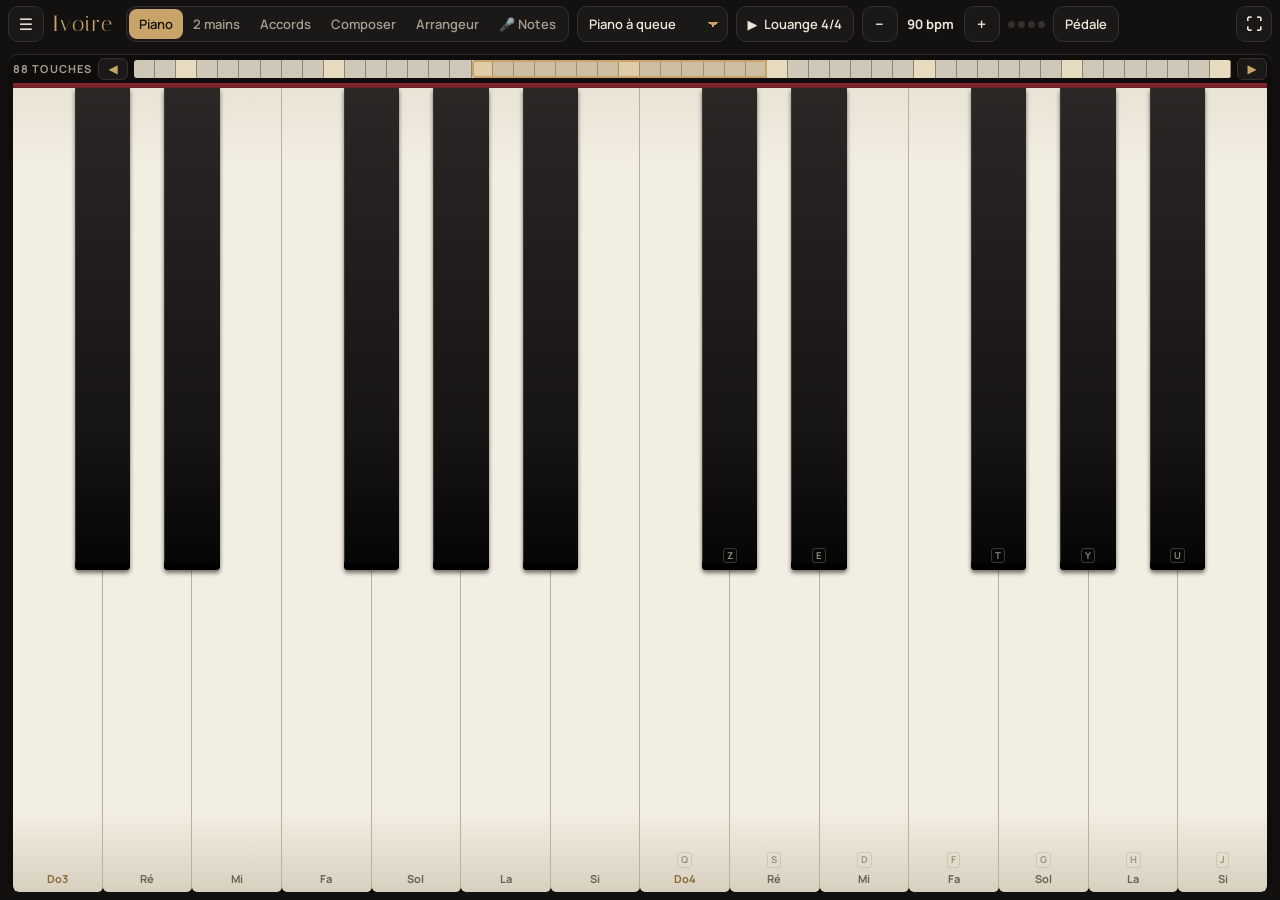
<file: index.html>
<!doctype html>
<html lang="fr">
<head>
<meta charset="utf-8">
<meta name="viewport" content="width=device-width, initial-scale=1, maximum-scale=1, user-scalable=no, viewport-fit=cover">
<meta name="theme-color" content="#0E0D0C">
<meta name="description" content="Piano numérique pour apprendre et accompagner : deux mains, 88 touches, rythmes, accords et tonalités.">
<meta name="apple-mobile-web-app-capable" content="yes">
<meta name="mobile-web-app-capable" content="yes">
<meta name="apple-mobile-web-app-status-bar-style" content="black">
<meta name="apple-mobile-web-app-title" content="Piano Ivoire">
<link rel="manifest" href="manifest.webmanifest">
<link rel="icon" type="image/png" href="icones/icone-192.png">
<link rel="apple-touch-icon" href="icones/icone-180.png">
<title>Piano Ivoire</title>
<style>
/* latin */
@font-face {
  font-family: 'Italiana';
  font-style: normal;
  font-weight: 400;
  font-display: swap;
  src: url([data-uri]) format('woff2');
  unicode-range: U+0000-00FF, U+0131, U+0152-0153, U+02BB-02BC, U+02C6, U+02DA, U+02DC, U+0304, U+0308, U+0329, U+2000-206F, U+20AC, U+2122, U+2191, U+2193, U+2212, U+2215, U+FEFF, U+FFFD;
}
/* latin */
@font-face {
  font-family: 'Manrope';
  font-style: normal;
  font-weight: 400;
  font-display: swap;
  src: url([data-uri]) format('woff2');
  unicode-range: U+0000-00FF, U+0131, U+0152-0153, U+02BB-02BC, U+02C6, U+02DA, U+02DC, U+0304, U+0308, U+0329, U+2000-206F, U+20AC, U+2122, U+2191, U+2193, U+2212, U+2215, U+FEFF, U+FFFD;
}
/* latin */
@font-face {
  font-family: 'Manrope';
  font-style: normal;
  font-weight: 600;
  font-display: swap;
  src: url([data-uri]) format('woff2');
  unicode-range: U+0000-00FF, U+0131, U+0152-0153, U+02BB-02BC, U+02C6, U+02DA, U+02DC, U+0304, U+0308, U+0329, U+2000-206F, U+20AC, U+2122, U+2191, U+2193, U+2212, U+2215, U+FEFF, U+FFFD;
}
/* latin */
@font-face {
  font-family: 'Manrope';
  font-style: normal;
  font-weight: 700;
  font-display: swap;
  src: url([data-uri]) format('woff2');
  unicode-range: U+0000-00FF, U+0131, U+0152-0153, U+02BB-02BC, U+02C6, U+02DA, U+02DC, U+0304, U+0308, U+0329, U+2000-206F, U+20AC, U+2122, U+2191, U+2193, U+2212, U+2215, U+FEFF, U+FFFD;
}

:root{
  color-scheme:dark;
  --salle:#121110; --laque:#0E0D0C; --laque-2:#1B1917; --laque-3:#24211E; --reflet:#34302B;
  --laiton:#C8A46A; --laiton-2:#8E7244; --laiton-clair:#E6CC98;
  --feutre:#6B1E24; --ivoire:#F3EEE2; --ivoire-ombre:#D8D0BF; --ebene:#171514;
  --texte:#ECE5D7; --texte-2:#A69D8E; --ok:#8FBF8A; --erreur:#D46A5C; --rouge:#E0473C;
  --affiche:"Italiana","Didot","Bodoni 72",Georgia,serif;
  --ui:"Manrope","Segoe UI",system-ui,sans-serif;
}
*{box-sizing:border-box}
html,body{height:100%}
body{margin:0;background:var(--salle);color:var(--texte);font-family:var(--ui);font-size:14px;line-height:1.4;overflow:hidden;
  -webkit-tap-highlight-color:transparent;touch-action:manipulation}
button,select,input{font:inherit;color:inherit}
:focus-visible{outline:2px solid var(--laiton);outline-offset:2px}
.app{height:100%;display:grid;grid-template-columns:minmax(0,1fr);grid-template-rows:auto auto minmax(0,1fr);padding-inline:max(8px, env(safe-area-inset-left, 0px)) max(8px, env(safe-area-inset-right, 0px));padding-bottom:env(safe-area-inset-bottom,0px)}

/* ---------- Barre du haut ---------- */
.barre{display:flex;align-items:center;gap:8px;padding-block:6px;flex-wrap:nowrap;overflow-x:auto;scrollbar-width:none}
.barre::-webkit-scrollbar{display:none}
.logo{font-family:var(--affiche);color:var(--laiton);font-size:22px;letter-spacing:.08em;white-space:nowrap;padding-right:4px}
.bt{border:1px solid var(--reflet);background:var(--laque-2);border-radius:10px;height:36px;padding:0 11px;cursor:pointer;font-weight:600;font-size:13px;white-space:nowrap;display:inline-flex;align-items:center;gap:6px}
.bt:disabled{opacity:.4;cursor:default}
.bt[aria-pressed="true"]{background:var(--laiton);color:#1b1408;border-color:var(--laiton)}
.bt.carre{width:36px;padding:0;justify-content:center;font-size:16px}
.seg{display:inline-flex;border:1px solid var(--reflet);border-radius:10px;padding:2px;background:var(--laque-2);flex:none}
.seg button{border:0;background:transparent;height:30px;padding:0 10px;border-radius:8px;cursor:pointer;font-size:13px;font-weight:600;color:var(--texte-2);white-space:nowrap}
.seg button[aria-pressed="true"]{background:var(--laiton);color:#1b1408}
select.bt{appearance:none;-webkit-appearance:none;padding-right:26px;background-image:linear-gradient(45deg,transparent 50%,var(--laiton) 50%),linear-gradient(135deg,var(--laiton) 50%,transparent 50%);
  background-position:calc(100% - 14px) 15px,calc(100% - 9px) 15px;background-size:5px 5px;background-repeat:no-repeat}
.tempo{display:inline-flex;align-items:center;gap:4px;flex:none}
.tempo output{min-width:58px;text-align:center;font-variant-numeric:tabular-nums;font-weight:700;font-size:13px}
.battements{display:inline-flex;gap:3px;align-items:center}
.battements i{width:7px;height:7px;border-radius:50%;background:var(--reflet)}
.battements i.on{background:var(--laiton)}
.battements i.on.un{background:var(--rouge)}
.accord{margin-left:auto;min-width:70px;text-align:right;font-family:var(--affiche);font-size:22px;color:var(--laiton-clair);white-space:nowrap;padding-left:8px}
.espace{flex:1}

/* ---------- Bandeau (mélodie guidée, conseils) ---------- */
.bandeau{display:flex;align-items:center;gap:8px;padding-bottom:6px;min-height:0;flex-wrap:wrap}
.bandeau:empty{display:none}
.bandeau .puce{padding:3px 8px;border-radius:7px;background:var(--laque-2);border:1px solid #2c2823;font-size:12.5px;font-weight:700;color:var(--texte-2)}
.bandeau .puce.faite{color:var(--ok);border-color:#3b5139}
.bandeau .puce.courante{color:#1b1408;background:var(--laiton);border-color:var(--laiton)}
.bandeau .info{color:var(--texte-2);font-size:13px}
.bandeau .info.bravo{color:var(--ok);font-weight:700}
.portrait{display:none;background:#2a2217;border:1px solid var(--laiton-2);color:var(--laiton-clair);border-radius:10px;padding:6px 10px;font-size:13px}
@media (orientation:portrait) and (max-width:700px){.portrait{display:block}}

/* ---------- Scène : claviers et accords ---------- */
.scene{display:flex;flex-direction:column;gap:8px;min-height:0;min-width:0;padding-bottom:8px}
.zone{flex:1;min-height:0;display:flex;flex-direction:column;background:var(--laque);border-radius:10px;padding:5px 5px 0;box-shadow:inset 0 1px 0 #2a2622}
.nav{display:flex;align-items:center;gap:6px;height:24px;flex:none;padding-bottom:4px}
.nav .fl{width:30px;height:22px;border-radius:6px;border:1px solid var(--reflet);background:var(--laque-2);color:var(--laiton);cursor:pointer;font-size:12px;line-height:1}
.nav .role{font-size:11px;letter-spacing:.1em;text-transform:uppercase;color:var(--texte-2);font-weight:700;white-space:nowrap;min-width:76px}
.carte88{position:relative;flex:1;height:18px;display:flex;border-radius:3px;overflow:hidden;cursor:pointer;touch-action:none;background:#000}
.carte88 i{flex:1;background:#cfc8b8;border-right:1px solid #8d8574}
.carte88 i.do{background:#e8dcc0}
.carte88 .fenetre{position:absolute;top:0;bottom:0;border:2px solid var(--laiton);background:rgba(200,164,106,.28);border-radius:3px;pointer-events:none}
.feutre{height:5px;background:linear-gradient(180deg,#86272f,var(--feutre));flex:none}
.touches{position:relative;flex:1;min-height:90px;display:flex;touch-action:none;user-select:none;-webkit-user-select:none;-webkit-touch-callout:none;background:#000;overflow:hidden;border-radius:0 0 6px 6px}
.blanche{flex:1;position:relative;background:linear-gradient(180deg,#e9e3d5 0%,var(--ivoire) 10%,var(--ivoire) 90%,var(--ivoire-ombre) 100%);
  border-right:1px solid #b9b09e;border-radius:0 0 5px 5px;display:flex;flex-direction:column;justify-content:flex-end;align-items:center;padding-bottom:6px;gap:3px}
.blanche:last-child{border-right:0}
.blanche.appuyee{background:linear-gradient(180deg,#d8d0bf 0%,#e4dccb 40%,#e9e2d3 100%);box-shadow:inset 0 5px 9px -5px #0007}
.noire{position:absolute;top:0;height:60%;background:linear-gradient(180deg,#2a2725 0%,var(--ebene) 72%,#050505 100%);border-radius:0 0 4px 4px;z-index:2;
  box-shadow:0 3px 4px #0008,inset 0 -6px 0 #000,inset 1px 0 0 #3b3734;display:flex;flex-direction:column;justify-content:flex-end;align-items:center;padding-bottom:7px;gap:3px}
.noire.appuyee{background:linear-gradient(180deg,#191716 0%,#0a0909 100%);box-shadow:0 1px 2px #0008,inset 0 -2px 0 #000}
.nom{font-size:11px;font-weight:700;color:#6a6152;pointer-events:none}
.nom.do{color:#8a6b39}
.lettre{font-size:9.5px;font-weight:700;color:#9a917f;border:1px solid #cfc6b3;border-radius:3px;padding:0 3px;pointer-events:none}
.noire .lettre{color:#8d857a;border-color:#3b3734}
.point{width:7px;height:7px;border-radius:50%;background:#b8ab8e;pointer-events:none}
.point.tonique{background:var(--laiton);box-shadow:0 0 0 2px #0002}
.noire .point{background:#6e6452}
.noire .point.tonique{background:var(--laiton)}
.accordee.blanche{background:linear-gradient(180deg,#efe0c0 0%,#f5ebd6 100%)}
.accordee.noire{background:linear-gradient(180deg,#6b5530 0%,#3f321c 100%)}
.suivante{outline:3px solid var(--laiton);outline-offset:-3px}
.blanche.suivante{background:linear-gradient(180deg,#f0dfb9 0%,#f6ead0 100%)}
.noire.suivante{background:linear-gradient(180deg,#7a5f33 0%,#4a3a20 100%)}
.fausse{animation:faux .35s}
@keyframes faux{40%{filter:sepia(1) saturate(5) hue-rotate(-35deg)}}
@media (prefers-reduced-motion:reduce){.fausse{animation:none}}

.pad{flex:none;display:grid;grid-template-columns:repeat(9,minmax(0,1fr));gap:6px;height:clamp(84px,30%,160px)}
.pad button{border:1px solid var(--reflet);background:linear-gradient(180deg,var(--laque-3),var(--laque-2));border-radius:12px;cursor:pointer;display:flex;flex-direction:column;align-items:center;justify-content:center;gap:2px;touch-action:none;user-select:none;-webkit-user-select:none;padding:4px}
.pad button b{font-family:var(--affiche);font-size:clamp(18px,3.4vw,28px);font-weight:400;color:var(--laiton-clair);line-height:1.05}
.pad button small{font-size:11px;color:var(--texte-2);font-weight:700;letter-spacing:.06em}
.pad button.actif{background:var(--laiton);border-color:var(--laiton)}
.pad button.actif b,.pad button.actif small{color:#1b1408}
.pad button.note{border-color:var(--laiton-2)}
.pad button.note[aria-pressed="true"]{background:#3a2d17;border-color:var(--laiton)}
@media (max-width:640px){.pad{grid-template-columns:repeat(5,minmax(0,1fr));height:auto}.pad button{min-height:56px}}

/* ---------- Trouver les notes ---------- */
.notes-voix{gap:8px}
.n-milieu{display:flex;gap:8px;min-width:0;flex:none}
.n-direct{flex:none;width:132px;border:1px solid var(--reflet);background:var(--laque);border-radius:10px;padding:6px 8px;display:flex;flex-direction:column;align-items:center;justify-content:center;gap:4px}
.n-direct b{font-family:var(--affiche);font-weight:400;font-size:34px;line-height:1;color:var(--texte-2)}
.n-direct b sub{font-size:13px;margin-left:2px;color:var(--texte-2)}
.n-direct.chante b{color:var(--laiton-clair)}
.n-direct[data-juste="1"].chante small{color:#7fd49a}
.n-direct small{font-size:11.5px;font-weight:700;color:var(--texte-2)}
.n-jauge{position:relative;width:100%;height:8px;border-radius:99px;background:linear-gradient(90deg,#8a3b2a,#3d4a2f 35%,#2f6b46 50%,#3d4a2f 65%,#8a3b2a)}
.n-aiguille{position:absolute;top:-3px;left:50%;width:4px;height:14px;margin-left:-2px;border-radius:2px;background:var(--laiton-clair);transition:left .08s}
.n-droite{flex:1;min-width:0;display:flex;flex-direction:column;gap:6px}
.n-paroles{font-family:var(--ui);font-weight:600;width:100%;height:auto;min-height:44px;resize:vertical;cursor:text;text-align:left;padding:6px 10px;font-size:14px;line-height:1.35}
.n-ligne{display:flex;gap:10px;align-items:center;min-width:0;font-size:13px;color:var(--texte-2);overflow-x:auto;scrollbar-width:none;white-space:nowrap}
.n-ligne b{color:var(--laiton-clair)}
.n-acc{display:flex;gap:6px;align-items:center}
.n-acc b{font-family:var(--affiche);font-weight:400;font-size:17px;border:1px solid var(--reflet);border-radius:7px;padding:0 6px}
.n-acc b.joue{background:var(--laiton);color:#1b1408}
.n-resultat{display:flex;gap:5px;overflow-x:auto;min-height:56px;flex:none;padding-bottom:2px;scrollbar-width:thin;align-items:stretch}
.n-syl{flex:none;min-width:44px;border:1px solid var(--reflet);background:var(--laque);border-radius:8px;display:flex;flex-direction:column;align-items:center;justify-content:center;padding:3px 6px;cursor:pointer}
.n-syl b{font-family:var(--affiche);font-weight:400;font-size:19px;color:var(--laiton-clair);line-height:1.05}
.n-syl small{font-size:12px;color:var(--texte);min-height:15px}
.n-syl.sans b{color:var(--texte-2)}
.n-syl.joue{background:var(--laiton);border-color:var(--laiton)}
.n-syl.joue b,.n-syl.joue small{color:#1b1408}
.n-vide{color:var(--texte-2);font-size:13px;align-self:center;white-space:normal}
#n-micro.enreg{background:#b8452b;border-color:#b8452b;color:#fff}
.bt.off{opacity:.45;pointer-events:none}
@media (max-width:640px){.n-milieu{flex-direction:column}.n-direct{width:100%;flex-direction:row;gap:12px}.n-jauge{flex:1}}

/* ---------- Composer ---------- */
.compo{flex:none;display:flex;flex-direction:column;gap:6px;max-height:70%;min-width:0;overflow:hidden;background:var(--laque-2);border-radius:10px;padding:8px}
.c-tete{display:flex;gap:6px;flex-wrap:nowrap;align-items:center;overflow-x:auto;scrollbar-width:none;flex:none}
.c-tete::-webkit-scrollbar{display:none}
.c-tete > *{flex:none}
.c-tete .c-titre{flex:1 0 150px;min-width:150px;cursor:text}
.c-grille{display:flex;flex-direction:column;gap:6px;flex:1 1 auto;min-height:50px;overflow-y:auto;overscroll-behavior:contain}
.c-section{display:flex;flex-wrap:wrap;gap:5px;align-items:stretch}
.c-nom{width:84px;background:transparent;border:1px dashed var(--reflet);border-radius:8px;color:var(--laiton);font-weight:700;font-size:11.5px;letter-spacing:.06em;text-transform:uppercase;padding:0 6px;min-height:46px}
.c-mesure{min-width:60px;min-height:46px;border:1px solid var(--reflet);background:var(--laque);border-radius:8px;display:flex;flex-direction:column;align-items:center;justify-content:center;cursor:pointer;padding:3px 6px;max-width:130px}
.c-mesure b{font-family:var(--affiche);font-weight:400;font-size:18px;color:var(--laiton-clair);line-height:1.05}
.c-mesure small{font-size:9.5px;color:var(--texte-2);font-weight:700}
.c-mesure em{font-size:10px;color:var(--texte);font-style:normal;max-width:118px;white-space:nowrap;overflow:hidden;text-overflow:ellipsis}
.c-mesure.choisie{border-color:var(--laiton);box-shadow:0 0 0 1px var(--laiton)}
.c-mesure.joue{background:var(--laiton);border-color:var(--laiton)}
.c-mesure.joue b,.c-mesure.joue small,.c-mesure.joue em{color:#1b1408}
.c-ajout{width:46px;min-height:46px;border:1px dashed var(--laiton-2);background:transparent;border-radius:8px;color:var(--laiton);font-size:18px;cursor:pointer}
.c-ajout.choisie{background:#2a2217;border-style:solid;border-color:var(--laiton)}
.c-edition{display:flex;gap:6px;flex-wrap:wrap;align-items:center;min-height:36px;flex:none}
@media (max-height:520px){.c-edition:not(:has(button,input)){display:none}}
.c-paroles{flex:1;min-width:150px;cursor:text}
.c-aide{color:var(--texte-2);font-size:12.5px}
.c-lbl{font-weight:700;color:var(--laiton);font-family:var(--affiche);font-size:18px}
.c-palette{display:flex;gap:6px;overflow-x:auto;padding-bottom:2px;scrollbar-width:thin;flex:none}
.c-palette button{flex:none;min-width:58px;height:44px;border:1px solid var(--reflet);background:linear-gradient(180deg,var(--laque-3),var(--laque));border-radius:10px;display:flex;flex-direction:column;align-items:center;justify-content:center;cursor:pointer;padding:0 8px}
.c-palette button b{font-family:var(--affiche);font-weight:400;font-size:19px;color:var(--laiton-clair);line-height:1}
.c-palette button small{font-size:10px;color:var(--texte-2);font-weight:700}
.c-palette .c-sugg{font-size:12px;font-weight:600;color:var(--texte-2);white-space:nowrap;border-style:dashed}
.c-sep{flex:none;width:1px;background:var(--reflet);margin:4px 2px}
.c-transport{display:flex;gap:6px;flex-wrap:nowrap;align-items:center;flex:none;min-width:0}
.c-transport:has(.c-prompteur:empty){display:none}
.compo.lecture .c-edition{display:none}
.c-transport .bt{flex:none}
.bt.plein{background:var(--laiton);color:#1b1408;border-color:var(--laiton)}
.c-prompteur{font-family:var(--affiche);font-size:19px;line-height:1.25;color:var(--laiton-clair);flex:1;min-width:120px;white-space:nowrap;overflow:hidden;text-overflow:ellipsis}

/* ---------- Arrangeur ---------- */
.arr{flex:none;display:flex;flex-direction:column;gap:6px;background:var(--laque-2);border-radius:10px;padding:8px;min-width:0}
.a-ligne{display:flex;gap:6px;align-items:center;overflow-x:auto;scrollbar-width:none;flex-wrap:nowrap}
.a-ligne::-webkit-scrollbar{display:none}
.a-ligne > *{flex:none}
.a-accord{margin-left:auto;font-family:var(--affiche);font-size:30px;line-height:1;color:var(--laiton-clair);min-width:84px;text-align:right;padding-right:4px}
.a-sections button{min-width:46px}
.a-sections button.attente{box-shadow:inset 0 0 0 2px var(--laiton);animation:clignote .5s infinite alternate}
@keyframes clignote{to{opacity:.5}}
@media (prefers-reduced-motion:reduce){.a-sections button.attente{animation:none}}
.a-vol{display:inline-flex;gap:6px;align-items:center;color:var(--texte-2);font-weight:600;font-size:13px}
.a-vol input{width:110px}
.blanche.gauche{background:linear-gradient(180deg,#d6dbdf 0%,#e3e7ea 12%,#e3e7ea 90%,#c6ccd1 100%)}
.blanche.gauche.appuyee{background:linear-gradient(180deg,#b5c0ca 0%,#ccd5dc 100%)}
.noire.gauche{background:linear-gradient(180deg,#27313b 0%,#141a20 70%,#07090b 100%)}

/* ---------- Menu ---------- */
.voile{position:fixed;inset:0;background:#000a;z-index:20}
.menu{position:fixed;top:0;bottom:0;left:0;width:min(440px,100%);background:var(--laque-2);z-index:21;overflow-y:auto;overscroll-behavior:contain;
  padding:calc(env(safe-area-inset-top,0px) + 14px) 18px calc(env(safe-area-inset-bottom,0px) + 24px) max(18px, env(safe-area-inset-left,0px));box-shadow:10px 0 40px #000}
.menu header{display:flex;align-items:center;justify-content:space-between;gap:10px;margin-bottom:6px}
.menu h2{font-family:var(--affiche);font-weight:400;color:var(--laiton);font-size:30px;margin:0;letter-spacing:.05em}
.menu section{border-top:1px solid var(--reflet);padding-block:14px;display:grid;gap:10px}
.menu h3{margin:0;font-size:11.5px;letter-spacing:.14em;text-transform:uppercase;color:var(--laiton);font-weight:700}
.ligne{display:flex;align-items:center;justify-content:space-between;gap:12px;flex-wrap:wrap}
.ligne > label,.ligne > span{color:var(--texte-2);font-weight:600}
.menu p{margin:0;color:var(--texte-2);font-size:13px}
.grille-btn{display:flex;flex-wrap:wrap;gap:6px}
input[type=range]{accent-color:var(--laiton);width:150px}
.pas{display:inline-flex;align-items:center;gap:6px}
.pas output{min-width:64px;text-align:center;font-weight:700;font-variant-numeric:tabular-nums}
.etat{font-size:13px;color:var(--texte-2);font-variant-numeric:tabular-nums}
.voyant{width:9px;height:9px;border-radius:50%;background:#3a3531;display:inline-block}
.voyant.actif{background:var(--rouge);box-shadow:0 0 8px var(--rouge)}
.menu kbd{font-family:var(--ui);font-size:11.5px;border:1px solid var(--reflet);border-bottom-width:2px;border-radius:4px;padding:0 5px;background:var(--laque);color:var(--texte)}
.cache-tactile{display:none}
@media (hover:hover) and (pointer:fine){.cache-tactile{display:grid}}
@media (max-width:1000px){.masque-etroit{display:none}}
@media (max-width:700px){.battements{display:none}}
@media (max-width:560px){.masque-tres-etroit{display:none}}
</style>

</head>
<body>
<div class="app" id="app">
  <div class="barre" role="toolbar" aria-label="Commandes principales">
    <button type="button" class="bt carre" id="ouvrir-menu" aria-label="Ouvrir le menu" aria-expanded="false">☰</button>
    <span class="logo masque-etroit">Ivoire</span>
    <div class="seg" role="group" aria-label="Disposition">
      <button type="button" id="mode-piano" data-mode="piano" aria-pressed="true">Piano</button>
      <button type="button" id="mode-deux" data-mode="deux" aria-pressed="false">2 mains</button>
      <button type="button" id="mode-accords" data-mode="accords" aria-pressed="false">Accords</button>
      <button type="button" id="mode-composer" data-mode="composer" aria-pressed="false">Composer</button>
      <button type="button" id="mode-arrangeur" data-mode="arrangeur" aria-pressed="false">Arrangeur</button>
      <button type="button" id="mode-notes" data-mode="notes" aria-pressed="false" aria-label="Trouver les notes d'un chant">🎤 Notes</button>
    </div>
    <select class="bt masque-etroit" id="son-rapide" aria-label="Son"></select>
    <button type="button" class="bt" id="rythme-lancer" aria-pressed="false" aria-label="Lancer le rythme">▶ <span id="rythme-nom-court" class="masque-etroit">Rythme</span></button>
    <span class="tempo">
      <button type="button" class="bt carre" id="bpm-moins" aria-label="Ralentir">−</button>
      <output id="bpm-aff">90 bpm</output>
      <button type="button" class="bt carre" id="bpm-plus" aria-label="Accélérer">+</button>
    </span>
    <span class="battements" id="battements" aria-hidden="true"></span>
    <button type="button" class="bt" id="pedale" aria-pressed="false">Pédale</button>
    <span class="accord" id="accord" aria-live="polite"></span>
    <button type="button" class="bt carre" id="plein-ecran" aria-label="Plein écran">⛶</button>
  </div>

  <div class="bandeau" id="bandeau"><span class="portrait">Tourne ton téléphone en mode paysage pour avoir plus de touches.</span></div>

  <main class="scene" id="scene"></main>
</div>

<div class="voile" id="voile" hidden></div>
<aside class="menu" id="menu" hidden aria-label="Réglages">
  <header>
    <h2>Piano Ivoire</h2>
    <button type="button" class="bt carre" id="fermer-menu" aria-label="Fermer le menu">✕</button>
  </header>

  <section aria-labelledby="m-son">
    <h3 id="m-son">Son</h3>
    <div class="grille-btn" id="sons" role="group" aria-label="Son"></div>
    <div class="ligne"><label for="volume">Volume</label><input type="range" id="volume" min="0" max="100" value="80"></div>
    <div class="ligne"><label for="reverb">Réverbération (église)</label><input type="range" id="reverb" min="0" max="100" value="35"></div>
  </section>

  <section aria-labelledby="m-rythme">
    <h3 id="m-rythme">Rythme</h3>
    <div class="grille-btn" id="styles" role="group" aria-label="Style de rythme"></div>
    <div class="ligne"><span>Tempo</span>
      <span class="pas"><button type="button" class="bt carre" id="bpm-moins-2" aria-label="Ralentir">−</button><output id="bpm-aff-2">90 bpm</output><button type="button" class="bt carre" id="bpm-plus-2" aria-label="Accélérer">+</button></span>
    </div>
    <div class="ligne"><label for="bpm-saisie">Tempo exact (20 à 1000)</label><input type="number" class="bt" id="bpm-saisie" min="20" max="1000" step="1" inputmode="numeric" style="width:96px;cursor:text"></div>
    <div class="ligne"><span>Taper le tempo</span><button type="button" class="bt" id="tap">Tape ici en rythme</button></div>
    <div class="ligne"><label for="vol-rythme">Volume du rythme</label><input type="range" id="vol-rythme" min="0" max="100" value="70"></div>
  </section>

  <section aria-labelledby="m-ton">
    <h3 id="m-ton">Tonalité et accords</h3>
    <div class="ligne"><label for="tonalite">Tonalité</label>
      <span class="grille-btn"><select class="bt" id="tonalite"></select>
      <span class="seg" role="group" aria-label="Mode"><button type="button" id="ton-maj" data-maj="1" aria-pressed="true">Majeur</button><button type="button" id="ton-min" data-maj="0" aria-pressed="false">Mineur</button></span></span>
    </div>
    <div class="ligne"><label for="gamme">Montrer la gamme sur les touches</label><button type="button" class="bt" id="gamme" aria-pressed="false">Non</button></div>
    <div class="ligne"><span>Transposer (le son)</span>
      <span class="pas"><button type="button" class="bt carre" id="tr-moins" aria-label="Transposer vers le bas">−</button><output id="tr-aff">0</output><button type="button" class="bt carre" id="tr-plus" aria-label="Transposer vers le haut">+</button></span>
    </div>
    <p>Transposer : tu joues en Do, le piano sonne dans la tonalité de ton chant. Le mode <strong>Accords</strong> affiche les accords de la tonalité choisie.</p>
  </section>

  <section aria-labelledby="m-clavier">
    <h3 id="m-clavier">Clavier</h3>
    <div class="ligne"><span>Taille des touches</span>
      <span class="seg" role="group" aria-label="Taille des touches">
        <button type="button" id="t-grand" data-taille="10" aria-pressed="false">Grandes</button>
        <button type="button" id="t-moyen" data-taille="14" aria-pressed="true">Moyennes</button>
        <button type="button" id="t-petit" data-taille="21" aria-pressed="false">Petites</button>
      </span>
    </div>
    <div class="ligne"><span>Nom des notes</span>
      <span class="seg" role="group" aria-label="Nom des notes"><button type="button" id="n-fr" data-nom="fr" aria-pressed="true">Do Ré Mi</button><button type="button" id="n-en" data-nom="en" aria-pressed="false">C D E</button><button type="button" id="n-aucun" data-nom="aucun" aria-pressed="false">Aucun</button></span>
    </div>
    <div class="ligne cache-tactile"><span>Clavier d'ordinateur</span>
      <span class="seg" role="group" aria-label="Disposition du clavier"><button type="button" id="k-azerty" data-clavier="azerty" aria-pressed="true">AZERTY</button><button type="button" id="k-qwerty" data-clavier="qwerty" aria-pressed="false">QWERTY</button></span>
    </div>
    <p class="cache-tactile" id="aide-clavier"></p>
  </section>

  <section aria-labelledby="m-midi">
    <h3 id="m-midi">Clavier MIDI</h3>
    <p>Branche un vrai clavier (USB, avec un adaptateur OTG sur téléphone Android), puis touche <strong>Connecter</strong>. Tu joues sur de vraies touches avec le son de ce piano. La pédale du clavier fonctionne aussi.</p>
    <div class="grille-btn"><button type="button" class="bt" id="midi-connecter">Connecter</button></div>
    <span class="etat" id="midi-etat">Aucun clavier connecté.</span>
  </section>

  <section aria-labelledby="m-apprendre">
    <h3 id="m-apprendre">Exercices</h3>
    <p>Des exercices dans la tonalité choisie. <strong>Écouter</strong> les joue, <strong>Jouer</strong> allume en doré la prochaine touche.</p>
    <div class="grille-btn" id="melodies" role="group" aria-label="Mélodies"></div>
    <div class="grille-btn"><button type="button" class="bt" id="ecouter">Écouter</button><button type="button" class="bt" id="jouer" aria-pressed="false">Jouer</button><button type="button" class="bt" id="arreter-melodie">Arrêter</button></div>
  </section>

  <section aria-labelledby="m-chants">
    <h3 id="m-chants">Mes chants</h3>
    <p>Tes chants sont gardés dans ce téléphone. Fais une copie de temps en temps : tu pourras la réimporter sur un autre appareil.</p>
    <div class="grille-btn"><button type="button" class="bt" id="chants-exporter">Sauvegarder dans un fichier</button>
      <label class="bt" for="chants-importer" style="cursor:pointer">Importer un fichier</label>
      <input type="file" id="chants-importer" accept="application/json,.json" hidden></div>
    <span class="etat" id="chants-etat"></span>
  </section>

  <section aria-labelledby="m-enreg">
    <h3 id="m-enreg">Enregistreur</h3>
    <div class="grille-btn"><button type="button" class="bt" id="enregistrer"><span class="voyant" id="voyant"></span><span id="txt-enreg">Enregistrer</span></button><button type="button" class="bt" id="rejouer">Réécouter</button><button type="button" class="bt" id="effacer">Effacer</button></div>
    <span class="etat" id="etat-enreg">Aucun enregistrement.</span>
  </section>

  <section aria-labelledby="m-conseils">
    <h3 id="m-conseils">Conseils</h3>
    <p>Le son « Piano à queue » est un vrai piano Yamaha C5 enregistré : <em>Salamander Grand Piano</em> d'Alexander Holm, sous licence <a href="https://creativecommons.org/licenses/by/3.0/deed.fr" target="_blank" rel="noopener" style="color:var(--laiton)">CC BY 3.0</a>. La batterie et les percussions sont de vrais instruments enregistrés : <em>Versilian Community Sample Library</em>, domaine public (CC0).</p>
    <p>Sur iPhone, désactive le mode silencieux (bouton sur le côté), sinon le piano ne fait aucun son. Pour moins de décalage entre le doigt et le son, branche un casque filaire plutôt que Bluetooth.</p>
  </section>
</aside>

<script>
(function () {
  "use strict";

  // =========================================================
  // Données musicales
  // =========================================================
  const NOMS = {
    fr: ["Do", "Do♯", "Ré", "Mi♭", "Mi", "Fa", "Fa♯", "Sol", "La♭", "La", "Si♭", "Si"],
    en: ["C", "C♯", "D", "E♭", "E", "F", "F♯", "G", "A♭", "A", "B♭", "B"]
  };
  const NOIRE = [0, 1, 0, 1, 0, 0, 1, 0, 1, 0, 1, 0];
  const octaveDe = m => Math.floor(m / 12) - 1;
  const langue = () => (reglages.nom === "en" ? "en" : "fr");
  const nomPc = pc => NOMS[langue()][((pc % 12) + 12) % 12];
  const nomDe = (m, oct) => nomPc(m) + (oct ? octaveDe(m) : "");
  const frequence = m => 440 * Math.pow(2, (m - 69) / 12);
  const NOTE = { C: 0, D: 2, E: 4, F: 5, G: 7, A: 9, B: 11 };
  const midiDe = s => { const r = s.match(/^([A-G])(#?)(\d)$/); return 12 * (+r[3] + 1) + NOTE[r[1]] + (r[2] ? 1 : 0); };

  // Les 52 touches blanches d'un piano de 88 touches (La0 à Do8)
  const BLANCHES = [];
  for (let m = 21; m <= 108; m++) if (!NOIRE[m % 12]) BLANCHES.push(m);

  const QUALITES = {
    maj: { iv: [0, 4, 7], fr: "", en: "" },
    min: { iv: [0, 3, 7], fr: "m", en: "m" },
    dim: { iv: [0, 3, 6], fr: "dim", en: "dim" },
    aug: { iv: [0, 4, 8], fr: "aug", en: "aug" },
    sus4: { iv: [0, 5, 7], fr: "sus4", en: "sus4" },
    sus2: { iv: [0, 2, 7], fr: "sus2", en: "sus2" },
    "7": { iv: [0, 4, 7, 10], fr: "7", en: "7" },
    maj7: { iv: [0, 4, 7, 11], fr: "maj7", en: "maj7" },
    m7: { iv: [0, 3, 7, 10], fr: "m7", en: "m7" },
    "6": { iv: [0, 4, 7, 9], fr: "6", en: "6" },
    m7b5: { iv: [0, 3, 6, 10], fr: "m7♭5", en: "m7♭5" }
  };
  const nomAccord = (pc, q) => nomPc(pc) + QUALITES[q][langue()];

  // =========================================================
  // Réglages mémorisés dans ce navigateur
  // =========================================================
  const CLE = "piano-ivoire:v2";
  const reglages = {
    mode: "piano", son: "concert", volume: 85, reverb: 22, nom: "fr", clavier: "azerty", taille: 14,
    tonalite: 0, majeur: true, gamme: false, transpo: 0,
    style: "louange", bpm: 90, volRythme: 70,
    debuts: { piano: 48, haut: 60, bas: 36, accords: 55, compo: 55, arr: 48, voix: 53 }, chantId: null,
    arrStyle: "louange", doigte: "complet", couche: false, split: 60, volAccomp: 70, arrSync: true
  };
  try {
    const lu = JSON.parse(localStorage.getItem(CLE) || "{}");
    if (!lu.sonConcert) { delete lu.son; delete lu.reverb; lu.sonConcert = true; }   // passage au vrai piano pour tout le monde
    Object.assign(reglages, lu, { debuts: Object.assign({}, reglages.debuts, lu.debuts || {}) });
  } catch (e) {}
  let attenteSauvegarde;
  const sauver = () => { clearTimeout(attenteSauvegarde); attenteSauvegarde = setTimeout(() => { try { localStorage.setItem(CLE, JSON.stringify(reglages)); } catch (e) {} }, 200); };

  // =========================================================
  // Moteur audio
  // =========================================================
  let ctx = null, maitre, batterie, envoiReverb, reverbGain;
  function audio() {
    contexte();
    if (ctx && ctx.state === "suspended") ctx.resume();
    if (ctx && !veilleDemandee) { veilleDemandee = true; demanderVeille(); }
    return ctx;
  }
  let veilleDemandee = false;
  function contexte() {
    if (!ctx) {
      const AC = window.AudioContext || window.webkitAudioContext;
      if (!AC) return null;
      ctx = new AC({ latencyHint: "interactive" });
      const compresseur = ctx.createDynamicsCompressor();
      compresseur.threshold.value = -12; compresseur.ratio.value = 3; compresseur.attack.value = 0.004;
      maitre = ctx.createGain(); maitre.gain.value = reglages.volume / 100;
      const salle = ctx.createConvolver(); salle.buffer = reponseSalle(2.8);
      reverbGain = ctx.createGain(); reverbGain.gain.value = reglages.reverb / 100 * 0.6;
      envoiReverb = ctx.createGain(); envoiReverb.gain.value = 1;
      batterie = ctx.createGain(); batterie.gain.value = reglages.volRythme / 100;
      maitre.connect(compresseur);
      maitre.connect(envoiReverb); envoiReverb.connect(salle); salle.connect(reverbGain); reverbGain.connect(compresseur);
      batterie.connect(compresseur);
      compresseur.connect(ctx.destination);
    }
    return ctx;
  }

  // =========================================================
  // Piano à queue enregistré : Salamander Grand Piano (Yamaha C5), une note toutes les tierces mineures
  // =========================================================
  const ECHANTILLONS = ["A0", "C1", "Ds1", "Fs1", "A1", "C2", "Ds2", "Fs2", "A2", "C3", "Ds3", "Fs3", "A3", "C4", "Ds4", "Fs4", "A4", "C5", "Ds5", "Fs5", "A5", "C6", "Ds6", "Fs6", "A6", "C7", "Ds7", "Fs7", "A7", "C8"];
  const tampons = new Map();    // midi de l'enregistrement → AudioBuffer
  let chargement = null, charges = 0;
  const midiEchantillon = n => { const r = n.match(/^([A-G])(s?)([0-9])$/); return 12 * (+r[3] + 1) + NOTE[r[1]] + (r[2] ? 1 : 0); };
  const decoder = b => new Promise((ok, ko) => ctx.decodeAudioData(b, ok, ko));
  function chargerPiano() {
    if (chargement || !contexte()) return chargement;
    majChargement();
    chargement = Promise.all(ECHANTILLONS.map(n =>
      fetch("sons/piano/" + n + ".mp3")
        .then(r => { if (!r.ok) throw new Error(r.status); return r.arrayBuffer(); })
        .then(decoder)
        .then(buf => { tampons.set(midiEchantillon(n), buf); charges++; majChargement(); })
        .catch(() => { charges++; majChargement(); })
    ));
    return chargement;
  }
  function majChargement() {
    const el = document.getElementById("accord");
    if (charges < ECHANTILLONS.length) el.textContent = "Piano… " + Math.round(charges / ECHANTILLONS.length * 100) + " %";
    else if (el.textContent.startsWith("Piano…")) el.textContent = tampons.size ? "" : "Son de secours";
  }
  function echantillonProche(m) {
    let meilleur = null, ecart = 99;
    tampons.forEach((b, s) => { const d = Math.abs(m - s); if (d < ecart) { ecart = d; meilleur = s; } });
    return meilleur;
  }
  function reponseSalle(duree) {
    const n = Math.floor(ctx.sampleRate * duree), buf = ctx.createBuffer(2, n, ctx.sampleRate);
    for (let c = 0; c < 2; c++) {
      const d = buf.getChannelData(c);
      for (let i = 0; i < n; i++) d[i] = (Math.random() * 2 - 1) * Math.pow(1 - i / n, 3);
    }
    return buf;
  }
  let bruitBuf = null;
  function bruit() {
    if (!bruitBuf) {
      const n = Math.floor(ctx.sampleRate * 0.6); bruitBuf = ctx.createBuffer(1, n, ctx.sampleRate);
      const d = bruitBuf.getChannelData(0); for (let i = 0; i < n; i++) d[i] = Math.random() * 2 - 1;
    }
    return bruitBuf;
  }
  const stop = (s, t) => { try { s.stop(t); } catch (e) {} };
  const osc = (type, f, t) => { const o = ctx.createOscillator(); o.type = type; o.frequency.value = f; o.start(t); return o; };

  const SONS = [
    { id: "concert", nom: "Piano à queue" },
    { id: "piano", nom: "Piano léger" },
    { id: "electrique", nom: "Piano électrique" },
    { id: "eglise", nom: "Orgue d'église" },
    { id: "nappe", nom: "Nappe de louange" },
    { id: "cordes", nom: "Cordes" }
  ];
  const TENU = { eglise: true, nappe: true, cordes: true };   // sons qui tiennent tant que la touche est enfoncée

  function creerVoix(m, force, sonForce) {
    const son = sonForce || reglages.son;
    const t = ctx.currentTime, f = frequence(m);
    const sortie = ctx.createGain(); sortie.gain.value = 0; sortie.connect(maitre);
    const sources = [];
    const brancher = (noeud, gain, cible) => { const g = ctx.createGain(); g.gain.value = gain; noeud.connect(g); g.connect(cible || sortie); return g; };

    if (son === "concert" && tampons.size) {
      const s = echantillonProche(m), src = ctx.createBufferSource();
      src.buffer = tampons.get(s);
      src.playbackRate.value = Math.pow(2, (m - s) / 12);
      // Jouer doucement donne un son plus sombre, comme sur un vrai piano
      const filtre = ctx.createBiquadFilter(); filtre.type = "lowpass";
      filtre.frequency.value = 900 + 15000 * force * force; filtre.Q.value = 0.3;
      src.connect(filtre); filtre.connect(sortie);
      sortie.gain.value = 0.12 + 0.95 * Math.pow(force, 1.6);
      src.start(t); sources.push(src);
      stop(src, t + src.buffer.duration / src.playbackRate.value + 0.1);
      return { sortie, sources, son };
    }
    if (son === "piano" || son === "concert") {
      const filtre = ctx.createBiquadFilter(); filtre.type = "lowpass";
      filtre.frequency.setValueAtTime(Math.min(15000, f * 7 + 3500 * force), t);
      filtre.frequency.exponentialRampToValueAtTime(Math.max(f * 2.2, 700), t + 1.6);
      filtre.connect(sortie);
      const partiels = [1, 0.5, 0.28, 0.14, 0.07, 0.04], somme = 2.03, B = 0.00035;
      partiels.forEach((a, i) => {
        const n = i + 1, fp = f * n * Math.sqrt(1 + B * n * n);
        if (fp > 17000) return;
        const o = osc("sine", fp, t); brancher(o, a / somme, filtre); sources.push(o);
        if (n === 1) { const o2 = osc("sine", fp * 1.001, t); brancher(o2, 0.25, filtre); sources.push(o2); }
      });
      const marteau = ctx.createBufferSource(), bp = ctx.createBiquadFilter(), gm = ctx.createGain();
      marteau.buffer = bruit(); bp.type = "bandpass"; bp.frequency.value = Math.min(f * 3, 9000); bp.Q.value = 1.2;
      gm.gain.setValueAtTime(0.09 * force, t); gm.gain.exponentialRampToValueAtTime(0.0001, t + 0.045);
      marteau.connect(bp); bp.connect(gm); gm.connect(sortie); marteau.start(t); stop(marteau, t + 0.06);
      const pic = 0.5 * force * (m > 84 ? 0.75 : 1);
      const tau = Math.min(4.5, Math.max(0.45, 4.3 - (m - 40) * 0.065));
      sortie.gain.setValueAtTime(0, t);
      sortie.gain.linearRampToValueAtTime(pic, t + 0.004);
      sortie.gain.setTargetAtTime(pic * 0.38, t + 0.004, 0.09);
      sortie.gain.setTargetAtTime(0, t + 0.3, tau);
      sources.forEach(s => stop(s, t + 0.3 + tau * 6));
    } else if (son === "electrique") {
      const p = osc("sine", f, t), mod = osc("sine", f, t), gMod = ctx.createGain();
      gMod.gain.setValueAtTime(f * (1.2 + 2.2 * force), t); gMod.gain.exponentialRampToValueAtTime(f * 0.15, t + 1.2);
      mod.connect(gMod); gMod.connect(p.frequency);
      const cloche = osc("sine", f * 14, t), gC = ctx.createGain();
      gC.gain.setValueAtTime(f * 0.9 * force, t); gC.gain.exponentialRampToValueAtTime(1, t + 0.12);
      cloche.connect(gC); gC.connect(p.frequency);
      brancher(p, 0.9); sources.push(p, mod, cloche);
      const pic = 0.42 * force;
      sortie.gain.setValueAtTime(0, t); sortie.gain.linearRampToValueAtTime(pic, t + 0.006);
      sortie.gain.setTargetAtTime(pic * 0.45, t + 0.006, 0.25); sortie.gain.setTargetAtTime(0, t + 0.6, 2.2);
      sources.forEach(s => stop(s, t + 14));
    } else if (son === "eglise") {
      // Orgue à tuyaux : fondamentales 8', 4', 2' et une mixture douce
      const filtre = ctx.createBiquadFilter(); filtre.type = "lowpass"; filtre.frequency.value = Math.min(9000, f * 10); filtre.connect(sortie);
      [[0.5, 0.45, "sine"], [1, 1, "triangle"], [2, 0.55, "triangle"], [3, 0.2, "sine"], [4, 0.3, "sine"], [8, 0.08, "sine"]].forEach(([r, a, type]) => {
        const o = osc(type, f * r, t); brancher(o, a / 3.1, filtre); sources.push(o);
      });
      const souffle = ctx.createBufferSource(), hp = ctx.createBiquadFilter(), gs = ctx.createGain();
      souffle.buffer = bruit(); souffle.loop = true; hp.type = "bandpass"; hp.frequency.value = Math.min(f * 4, 8000); hp.Q.value = 3; gs.gain.value = 0.012;
      souffle.connect(hp); hp.connect(gs); gs.connect(sortie); souffle.start(t); sources.push(souffle);
      sortie.gain.setValueAtTime(0, t); sortie.gain.linearRampToValueAtTime(0.3 * (0.7 + 0.3 * force), t + 0.05);
    } else if (son === "nappe") {
      // Nappe douce : plusieurs dents de scie désaccordées, filtre qui respire
      const filtre = ctx.createBiquadFilter(); filtre.type = "lowpass"; filtre.Q.value = 0.7;
      filtre.frequency.setValueAtTime(400, t); filtre.frequency.linearRampToValueAtTime(Math.min(4200, f * 5 + 900), t + 1.4);
      const lfo = osc("sine", 0.18, t), gLfo = ctx.createGain(); gLfo.gain.value = 500; lfo.connect(gLfo); gLfo.connect(filtre.frequency); sources.push(lfo);
      filtre.connect(sortie);
      [-9, -3, 3, 9].forEach(c => { const o = osc("sawtooth", f * Math.pow(2, c / 1200), t); brancher(o, 0.09, filtre); sources.push(o); });
      const sub = osc("sine", f / 2, t); brancher(sub, 0.18, filtre); sources.push(sub);
      sortie.gain.setValueAtTime(0, t); sortie.gain.linearRampToValueAtTime(0.42, t + 0.9);
    } else {
      // Cordes : attaque lente, vibrato
      const filtre = ctx.createBiquadFilter(); filtre.type = "lowpass"; filtre.frequency.value = Math.min(6000, f * 6 + 800); filtre.connect(sortie);
      const vib = osc("sine", 5.4, t), gv = ctx.createGain(); gv.gain.value = f * 0.005; vib.connect(gv); sources.push(vib);
      [-6, 0, 7].forEach(c => { const o = osc("sawtooth", f * Math.pow(2, c / 1200), t); gv.connect(o.frequency); brancher(o, 0.11, filtre); sources.push(o); });
      sortie.gain.setValueAtTime(0, t); sortie.gain.linearRampToValueAtTime(0.38 * (0.6 + 0.4 * force), t + 0.35);
    }
    return { sortie, sources, son };
  }
  function relacher(v) {
    const t = ctx.currentTime;
    const duree = v.son === "nappe" ? 0.6 : v.son === "cordes" ? 0.3 : v.son === "eglise" ? 0.06 : v.son === "concert" ? 0.11 : 0.08;
    v.sortie.gain.cancelScheduledValues(t);
    v.sortie.gain.setValueAtTime(v.sortie.gain.value, t);
    v.sortie.gain.setTargetAtTime(0, t, duree);
    v.sources.forEach(s => stop(s, t + duree * 6 + 0.1));
  }

  // =========================================================
  // Notes jouées (clé = origine + note, pour que le clavier et les accords ne se gênent pas)
  // =========================================================
  const voix = new Map();      // cle → { v, m }
  const tenues = new Set();    // clés relâchées mais tenues par la pédale
  let pedale = false;

  function jouer(cle, m, force, opts = {}) {
    if (!audio() || m < 12 || m > 120) return;
    if (voix.has(cle)) relacher(voix.get(cle).v);
    tenues.delete(cle);
    voix.set(cle, { v: creerVoix(m, force, opts.son), m });
    if (!opts.demo) {
      if (enregistrement) enregistrement.evts.push({ t: performance.now() - enregistrement.t0, cle, m, on: 1, f: force });
      if (lecteur.actif && lecteur.enregistre && lecteur.debutPerf && (cle.startsWith("k:") || cle.startsWith("midi:")))
        lecteur.evts.push({ t: (performance.now() - lecteur.debutPerf) / (60000 / reglages.bpm), m: m - reglages.transpo, on: 1, f: force });
    }
    majAccord();
  }
  function lacher(cle, opts = {}) {
    const x = voix.get(cle);
    if (!opts.demo && enregistrement) enregistrement.evts.push({ t: performance.now() - enregistrement.t0, cle, on: 0 });
    if (!opts.demo && x && lecteur.actif && lecteur.enregistre && lecteur.debutPerf && (cle.startsWith("k:") || cle.startsWith("midi:")))
      lecteur.evts.push({ t: (performance.now() - lecteur.debutPerf) / (60000 / reglages.bpm), m: x.m - reglages.transpo, on: 0 });
    if (!x) return;
    if (pedale && !TENU[x.v.son] && !opts.force) { tenues.add(cle); return; }
    relacher(x.v); voix.delete(cle); majAccord();
  }
  function reglerPedale(actif) {
    pedale = actif;
    document.getElementById("pedale").setAttribute("aria-pressed", actif ? "true" : "false");
    if (!actif) { tenues.forEach(c => { const x = voix.get(c); if (x) { relacher(x.v); voix.delete(c); } }); tenues.clear(); majAccord(); }
  }

  // Reconnaissance de l'accord joué
  function reconnaitre(midis) {
    const pcs = [...new Set(midis.map(m => m % 12))];
    if (pcs.length < 3) return null;
    const basse = Math.min(...midis) % 12;
    const ordre = ["maj", "min", "7", "m7", "maj7", "6", "dim", "m7b5", "sus4", "sus2", "aug"];
    for (const q of ordre) {
      const iv = QUALITES[q].iv;
      if (iv.length !== pcs.length) continue;
      for (const r of pcs) {
        const rel = pcs.map(p => (p - r + 12) % 12).sort((a, b) => a - b);
        if (rel.join() === iv.join()) return nomAccord(r, q) + (basse !== r ? " / " + nomPc(basse) : "");
      }
    }
    return null;
  }
  // Même reconnaissance, mais renvoie la fondamentale et la qualité
  function analyser(midis) {
    const pcs = [...new Set(midis.map(m => m % 12))];
    if (pcs.length < 3) return null;
    const ordre = ["maj", "min", "7", "m7", "maj7", "6", "dim", "m7b5", "sus4", "sus2", "aug"];
    for (const q of ordre) {
      const iv = QUALITES[q].iv; if (iv.length !== pcs.length) continue;
      for (const rac of pcs) {
        const rel = pcs.map(p => (p - rac + 12) % 12).sort((a, b) => a - b);
        if (rel.join() === iv.join()) return { pc: rac, q };
      }
    }
    return null;
  }
  let accordAffiche = "";
  function majAccord() {
    if (reglages.mode === "arrangeur") return;          // l'arrangeur affiche l'accord de la main gauche
    const actives = [...voix.entries()].filter(([c]) => !c.startsWith("d")).map(([, x]) => x.m);
    const nom = reconnaitre(actives);
    if (nom) accordAffiche = nom;
    if (!actives.length) accordAffiche = accordAffiche;   // on garde le dernier accord reconnu affiché
    document.getElementById("accord").textContent = accordAffiche;
  }

  // =========================================================
  // Claviers
  // =========================================================
  const CODES = ["KeyA", "KeyW", "KeyS", "KeyE", "KeyD", "KeyF", "KeyT", "KeyG", "KeyY", "KeyH", "KeyU", "KeyJ", "KeyK", "KeyO", "KeyL", "KeyP", "Semicolon", "Quote"];
  const LIBELLES = {
    azerty: { KeyA: "Q", KeyW: "Z", KeyS: "S", KeyE: "E", KeyD: "D", KeyF: "F", KeyT: "T", KeyG: "G", KeyY: "Y", KeyH: "H", KeyU: "U", KeyJ: "J", KeyK: "K", KeyO: "O", KeyL: "L", KeyP: "P", Semicolon: "M", Quote: "Ù", KeyZ: "W", KeyX: "X" },
    qwerty: { KeyA: "A", KeyW: "W", KeyS: "S", KeyE: "E", KeyD: "D", KeyF: "F", KeyT: "T", KeyG: "G", KeyY: "Y", KeyH: "H", KeyU: "U", KeyJ: "J", KeyK: "K", KeyO: "O", KeyL: "L", KeyP: "P", Semicolon: ";", Quote: "'", KeyZ: "Z", KeyX: "X" }
  };
  const ecranTactile = !window.matchMedia("(hover:hover) and (pointer:fine)").matches;
  const zones = [];             // { id, role, debut (index de blanche), nb, el, touches, carte, fenetre }
  const scene = document.getElementById("scene");

  const indexDe = m => BLANCHES.indexOf(m);
  function blanchePlusProche(m) { while (NOIRE[m % 12]) m--; return Math.max(0, indexDe(Math.min(108, Math.max(21, m)))); }

  function construireScene() {
    scene.textContent = ""; zones.length = 0;
    const mode = reglages.mode;
    compo = null; panneauNotes = null;
    if (mode === "composer") construireComposeur();
    if (mode === "notes") construireNotes();
    if (mode === "arrangeur") construireArrangeur();
    const def = mode === "deux"
      ? [{ id: "haut", role: "Main droite" }, { id: "bas", role: "Main gauche" }]
      : mode === "accords" ? [{ id: "accords", role: "Mélodie" }]
      : mode === "composer" ? [{ id: "compo", role: "Ta mélodie" }]
      : mode === "arrangeur" ? [{ id: "arr", role: "Accords | Mélodie" }] : mode === "notes" ? [{ id: "voix", role: "Ta voix" }] : [{ id: "piano", role: "88 touches" }];
    def.forEach(d => {
      const z = { id: d.id, role: d.role, debut: blanchePlusProche(reglages.debuts[d.id]) };
      const el = document.createElement("section"); el.className = "zone"; el.setAttribute("aria-label", d.role);
      el.innerHTML = `<div class="nav"><span class="role">${d.role}</span><button type="button" class="fl" data-dir="-1" aria-label="Octave plus grave">◀</button>` +
        `<div class="carte88" aria-label="Choisir la partie du clavier">${BLANCHES.map(b => `<i class="${b % 12 === 0 ? "do" : ""}"></i>`).join("")}<span class="fenetre"></span></div>` +
        `<button type="button" class="fl" data-dir="1" aria-label="Octave plus aiguë">▶</button></div><div class="feutre"></div><div class="touches" data-zone="${d.id}"></div>`;
      z.el = el; z.touches = el.querySelector(".touches"); z.carte = el.querySelector(".carte88"); z.fenetre = el.querySelector(".fenetre");
      el.querySelectorAll(".fl").forEach(b => b.addEventListener("click", () => deplacer(z, +b.dataset.dir * 7)));
      brancherCarte(z);
      scene.appendChild(el); zones.push(z);
    });
    if (mode === "accords") construirePad();
    dessinerZones();
  }
  function nbPour(z) {
    const w = z.touches.clientWidth || window.innerWidth;
    return Math.max(7, Math.min(reglages.taille, Math.floor(w / 34)));
  }
  function deplacer(z, delta) {
    z.debut = Math.max(0, Math.min(BLANCHES.length - z.nb, z.debut + delta));
    reglages.debuts[z.id] = BLANCHES[z.debut]; sauver();
    dessinerZone(z);
  }
  function brancherCarte(z) {
    let actif = false;
    const viser = e => {
      const r = z.carte.getBoundingClientRect();
      const x = (e.clientX - r.left) / r.width;
      const centre = Math.round(x * BLANCHES.length - z.nb / 2);
      z.debut = Math.max(0, Math.min(BLANCHES.length - z.nb, centre));
      reglages.debuts[z.id] = BLANCHES[z.debut]; sauver();
      dessinerZone(z);
    };
    z.carte.addEventListener("pointerdown", e => { actif = true; z.carte.setPointerCapture(e.pointerId); viser(e); });
    z.carte.addEventListener("pointermove", e => { if (actif) viser(e); });
    z.carte.addEventListener("pointerup", () => { actif = false; });
    z.carte.addEventListener("pointercancel", () => { actif = false; });
  }
  function dessinerZones() { zones.forEach(dessinerZone); dessinerAideClavier(); }
  function zoneClavierOrdi() { return zones.find(z => z.id === "haut" || z.id === "piano" || z.id === "accords" || z.id === "compo" || z.id === "arr" || z.id === "voix"); }
  function debutClavierOrdi(z) {
    const bas = BLANCHES[z.debut], haut = BLANCHES[z.debut + z.nb - 1];
    if (60 >= bas && 60 <= haut) return 60;
    let m = bas; while (m % 12 !== 0 && m < haut) m++;
    return m % 12 === 0 ? m : bas;
  }
  function dessinerZone(z) {
    z.nb = nbPour(z);
    z.debut = Math.max(0, Math.min(BLANCHES.length - z.nb, z.debut));
    const bas = BLANCHES[z.debut], haut = BLANCHES[z.debut + z.nb - 1];
    z.bas = bas; z.haut = haut;
    const larg = 100 / z.nb;
    const gamme = gammeActuelle();
    const lettres = {};
    if (!ecranTactile && z === zoneClavierOrdi()) {
      const d = debutClavierOrdi(z); z.debutOrdi = d;
      CODES.forEach((c, i) => { lettres[d + i] = LIBELLES[reglages.clavier][c]; });
    }
    let html = "", iB = 0;
    for (let m = bas; m <= haut; m++) {
      const lettre = lettres[m] ? `<span class="lettre">${lettres[m]}</span>` : "";
      const pc = m % 12;
      const point = reglages.gamme && gamme.includes(pc) ? `<span class="point${pc === reglages.tonalite ? " tonique" : ""}"></span>` : "";
      const gcl = z.id === "arr" && m < reglages.split ? " gauche" : "";
      if (NOIRE[pc]) {
        html += `<div class="touche noire${gcl}" data-midi="${m}" role="button" aria-label="${nomDe(m, true)}" style="left:calc(${iB * larg}% - ${larg * 0.31}%);width:${larg * 0.62}%">${point}${lettre}</div>`;
      } else {
        const estDo = pc === 0;
        const nom = reglages.nom === "aucun" ? "" : `<span class="nom${estDo ? " do" : ""}">${nomDe(m, estDo)}</span>`;
        html += `<div class="touche blanche${gcl}" data-midi="${m}" role="button" aria-label="${nomDe(m, true)}">${point}${lettre}${nom}</div>`;
        iB++;
      }
    }
    z.touches.innerHTML = html;
    z.fenetre.style.left = (z.debut / BLANCHES.length * 100) + "%";
    z.fenetre.style.width = (z.nb / BLANCHES.length * 100) + "%";
    // Réafficher les touches enfoncées et les marques
    appuis.forEach((a) => { if (a.zone === z.id) marquer(z, a.m, true); });
    marquerSuivante(); marquerAccordPad();
  }
  function toucheEl(z, m) { return z.touches.querySelector(`[data-midi="${m}"]`); }
  function marquer(z, m, on) { const el = toucheEl(z, m); if (el) el.classList.toggle("appuyee", on); }

  // ---------- Toucher, souris, plusieurs doigts ----------
  const appuis = new Map();   // pointerId ou code clavier → { zone, m }
  const cleNote = (zone, m) => `k:${zone}:${m}`;
  const sortieDe = m => m + reglages.transpo;

  function appuyer(id, zoneId, m, force) {
    const z = zones.find(x => x.id === zoneId); if (!z) return;
    appuis.set(id, { zone: zoneId, m });
    marquer(z, m, true);
    if (zoneId === "arr" && m < reglages.split) { gaucheAppui(m); return; }
    jouer(cleNote(zoneId, m), sortieDe(m), force);
    if (zoneId === "arr" && reglages.couche) jouer("couche:" + m, sortieDe(m), force * 0.7, { son: "nappe" });
    verifierMelodie(m);
  }
  function relever(id) {
    const a = appuis.get(id); if (!a) return;
    appuis.delete(id);
    const encore = [...appuis.values()].some(x => x.zone === a.zone && x.m === a.m);
    if (encore) return;
    const z = zones.find(x => x.id === a.zone); if (z) marquer(z, a.m, false);
    if (a.zone === "arr" && a.m < reglages.split) { gaucheLacher(a.m); return; }
    lacher(cleNote(a.zone, a.m));
    if (a.zone === "arr") lacher("couche:" + a.m);
  }
  function forceDepuis(e, el) {
    const r = el.getBoundingClientRect();
    return 0.45 + 0.55 * Math.min(1, Math.max(0, (e.clientY - r.top) / r.height));
  }
  scene.addEventListener("pointerdown", e => {
    const el = e.target.closest(".touche"); if (!el) return;
    e.preventDefault();
    const zoneId = el.closest(".touches").dataset.zone;
    appuyer("p" + e.pointerId, zoneId, +el.dataset.midi, forceDepuis(e, el));
  });
  window.addEventListener("pointermove", e => {
    const id = "p" + e.pointerId, a = appuis.get(id); if (!a) return;
    const cible = document.elementFromPoint(e.clientX, e.clientY);
    const el = cible && cible.closest ? cible.closest(".touche") : null;
    if (!el) return;
    const zoneId = el.closest(".touches").dataset.zone, m = +el.dataset.midi;
    if (zoneId === a.zone && m === a.m) return;
    relever(id); appuyer(id, zoneId, m, 0.7);        // glissando
  });
  const finPointeur = e => relever("p" + e.pointerId);
  window.addEventListener("pointerup", finPointeur);
  window.addEventListener("pointercancel", finPointeur);
  scene.addEventListener("contextmenu", e => e.preventDefault());
  scene.addEventListener("touchstart", e => { if (e.target.closest(".touches")) e.preventDefault(); }, { passive: false });
  scene.addEventListener("touchmove", e => { if (e.target.closest(".touches")) e.preventDefault(); }, { passive: false });

  // ---------- Clavier d'ordinateur ----------
  window.addEventListener("keydown", e => {
    if (e.ctrlKey || e.metaKey || e.altKey) return;
    if (!document.getElementById("menu").hidden) return;
    if (e.target.closest && e.target.closest("input, select, textarea")) return;
    if (e.code === "Space") { e.preventDefault(); if (!e.repeat) reglerPedale(true); return; }
    if (e.repeat) { if (appuis.has(e.code)) e.preventDefault(); return; }
    const z = zoneClavierOrdi(); if (!z) return;
    if (e.code === "KeyZ") { deplacer(z, -7); return; }
    if (e.code === "KeyX") { deplacer(z, 7); return; }
    const i = CODES.indexOf(e.code); if (i < 0) return;
    e.preventDefault();
    appuyer(e.code, z.id, (z.debutOrdi || 60) + i, 0.75);
  });
  window.addEventListener("keyup", e => {
    if (e.code === "Space") { reglerPedale(false); return; }
    relever(e.code);
  });
  window.addEventListener("blur", () => { [...appuis.keys()].forEach(relever); reglerPedale(false); });

  function dessinerAideClavier() {
    const z = zoneClavierOrdi(); const el = document.getElementById("aide-clavier"); if (!z || !el) return;
    const L = LIBELLES[reglages.clavier], d = z.debutOrdi || 60;
    const bl = CODES.filter((c, i) => !NOIRE[(d + i) % 12]).map(c => `<kbd>${L[c]}</kbd>`).join(" ");
    const no = CODES.filter((c, i) => NOIRE[(d + i) % 12]).map(c => `<kbd>${L[c]}</kbd>`).join(" ");
    el.innerHTML = `Blanches : ${bl}<br>Noires : ${no}<br>Octave : <kbd>${L.KeyZ}</kbd> <kbd>${L.KeyX}</kbd> · Pédale : <kbd>Espace</kbd>`;
  }

  // =========================================================
  // Tonalité, gamme et accords
  // =========================================================
  const DEGRES_MAJ = [[0, "maj", "I"], [2, "min", "ii"], [4, "min", "iii"], [5, "maj", "IV"], [7, "maj", "V"], [9, "min", "vi"], [11, "dim", "vii°"], [7, "7", "V7"]];
  const DEGRES_MIN = [[0, "min", "i"], [2, "dim", "ii°"], [3, "maj", "III"], [5, "min", "iv"], [7, "maj", "V"], [8, "maj", "VI"], [10, "maj", "VII"], [7, "7", "V7"]];
  function gammeActuelle() {
    const iv = reglages.majeur ? [0, 2, 4, 5, 7, 9, 11] : [0, 2, 3, 5, 7, 8, 10];
    return iv.map(i => (reglages.tonalite + i) % 12);
  }
  function voicing(racine, q) {
    let r = 55 + ((racine - 55 % 12) % 12 + 12) % 12;      // racine entre Sol3 et Fa♯4
    if (r > 66) r -= 12;
    const notes = QUALITES[q].iv.map(i => r + i);
    const basse = 36 + racine;                               // basse entre Do2 et Si2
    return { notes, basse };
  }
  let padActif = null;
  function construirePad() {
    const pad = document.createElement("div"); pad.className = "pad"; pad.setAttribute("role", "group"); pad.setAttribute("aria-label", "Accords de la tonalité");
    const degres = reglages.majeur ? DEGRES_MAJ : DEGRES_MIN;
    pad.innerHTML = degres.map(([d, q, chiffre], i) => {
      const pc = (reglages.tonalite + d) % 12;
      return `<button type="button" data-i="${i}" data-pc="${pc}" data-q="${q}"><b>${nomAccord(pc, q)}</b><small>${chiffre}</small></button>`;
    }).join("") + `<button type="button" class="note" id="donner-note" aria-pressed="${bourdon ? "true" : "false"}"><b>${nomPc(reglages.tonalite)}</b><small>DONNER LA NOTE</small></button>`;
    pad.addEventListener("pointerdown", e => {
      const b = e.target.closest("button[data-pc]"); if (!b) return;
      e.preventDefault();
      jouerAccordPad(b, "p" + e.pointerId);
    });
    pad.querySelector("#donner-note").addEventListener("click", basculerBourdon);
    scene.appendChild(pad);
  }
  const finPad = e => { if (padActif && padActif.id === "p" + e.pointerId) finAccordPad(); };
  window.addEventListener("pointerup", finPad); window.addEventListener("pointercancel", finPad);
  function jouerAccordPad(b, id) {
    if (padActif) finAccordPad();
    const pc = +b.dataset.pc, q = b.dataset.q;
    const { notes, basse } = voicing(pc, q);
    const toutes = [basse, ...notes];
    toutes.forEach((m, i) => jouer(`a:${i}`, m + reglages.transpo, i === 0 ? 0.75 : 0.62));
    padActif = { id, b, notes: toutes };
    b.classList.add("actif");
    marquerAccordPad();
  }
  function finAccordPad() {
    if (!padActif) return;
    padActif.notes.forEach((m, i) => lacher(`a:${i}`));
    padActif.b.classList.remove("actif");
    padActif = null; marquerAccordPad();
  }
  function marquerAccordPad() {
    zones.forEach(z => z.touches.querySelectorAll(".accordee").forEach(x => x.classList.remove("accordee")));
    if (!padActif) return;
    zones.forEach(z => padActif.notes.forEach(m => { const el = toucheEl(z, m); if (el) el.classList.add("accordee"); }));
  }
  // « Donner la note » : la tonique et la quinte tenues en nappe, pour chanter juste
  let bourdon = false;
  function basculerBourdon() {
    bourdon = !bourdon;
    const b = document.getElementById("donner-note"); if (b) b.setAttribute("aria-pressed", bourdon ? "true" : "false");
    const t = reglages.tonalite + reglages.transpo;
    if (bourdon) { jouer("d:1", 48 + t, 0.6, { son: "nappe", demo: true }); jouer("d:2", 55 + t, 0.5, { son: "nappe", demo: true }); jouer("d:3", 60 + t, 0.45, { son: "nappe", demo: true }); }
    else ["d:1", "d:2", "d:3"].forEach(c => lacher(c, { demo: true, force: true }));
  }

  // =========================================================
  // Rythmes
  // =========================================================
  const STYLES = {
    metronome: { nom: "Métronome", temps: 4, parTemps: 1, pistes: { clicFort: "X...", clic: ".xxx" } },
    louange: { nom: "Louange 4/4", temps: 4, parTemps: 4, pistes: { kick: "x.....x.x.......", snare: "....x.......x...", hat: "x.x.x.x.x.x.x.x.", clap: "....x.......x..." } },
    adoration: { nom: "Adoration (lent)", temps: 4, parTemps: 4, pistes: { kick: "x.........x.....", rim: "....x.......x...", hat: "x...x...x...x...", shaker: "..x...x...x...x." } },
    gospel: { nom: "Gospel 12/8", temps: 4, parTemps: 3, pistes: { kick: "x.....x..x..", snare: "...x.....x..", hat: "x.xx.xx.xx.x" } },
    afro: { nom: "Afro-louange 12/8", temps: 4, parTemps: 3, pistes: { kick: "x.....x.....", cloche: "x.x.xx.x.x.x", congaB: "..x.....x...", congaH: ".....x.....x", shaker: "xxxxxxxxxxxx" } },
    makossa: { nom: "Makossa", temps: 4, parTemps: 4, pistes: { kick: "x...x...x...x...", snare: "....x.......x...", hat: "..x...x...x...x.", congaH: "x..x..x...x.x...", shaker: "xxxxxxxxxxxxxxxx" } },
    sixhuit: { nom: "Lent 6/8", temps: 2, parTemps: 3, pistes: { kick: "x.....", snare: "...x..", hat: "xxxxxx" } },
    aucun: { nom: "Sans rythme", temps: 4, parTemps: 1, pistes: {} }
  };
  // =========================================================
  // Vraie batterie enregistrée (VCSL, domaine public CC0)
  // =========================================================
  const BATTERIE = {
    kick: ["kick"], snare: ["snare1", "snare2"], rim: ["rim"], hat: ["hat1", "hat2"], hatOuvert: ["hatOuvert"],
    tomH: ["tomH"], tomB: ["tomB"], crash: ["crash"], congaB: ["congaB"], congaH: ["congaH"],
    shaker: ["shaker1", "shaker2"], cloche: ["cloche"], clap: ["clap1", "clap2"], clave: ["clave"], tamb: ["tamb"]
  };
  // Tous les fichiers sont normalisés au même niveau : on dose ici chaque instrument dans le mélange
  const NIVEAUX = { kick: 0.95, snare: 0.62, rim: 0.42, hat: 0.26, hatOuvert: 0.22, tomH: 0.55, tomB: 0.6, crash: 0.38,
    congaB: 0.55, congaH: 0.48, shaker: 0.2, cloche: 0.3, clap: 0.42, clave: 0.38, tamb: 0.3 };
  const tamponsBatterie = new Map();
  const alternance = {};
  let chargementBatterie = null;
  function chargerBatterie() {
    if (chargementBatterie || !contexte()) return chargementBatterie;
    const noms = [...new Set(Object.values(BATTERIE).flat())];
    chargementBatterie = Promise.all(noms.map(n =>
      fetch("sons/batterie/" + n + ".mp3")
        .then(rep => { if (!rep.ok) throw new Error(rep.status); return rep.arrayBuffer(); })
        .then(decoder)
        .then(buf => tamponsBatterie.set(n, buf))
        .catch(() => {})
    ));
    return chargementBatterie;
  }
  function frappe(type, t, fort) {
    const noms = BATTERIE[type];
    if (noms && tamponsBatterie.size) {
      const i = alternance[type] = ((alternance[type] || 0) + 1) % noms.length;   // deux prises en alternance, plus naturel
      const buf = tamponsBatterie.get(noms[i]);
      if (buf) {
        const src = ctx.createBufferSource(), g = ctx.createGain();
        src.buffer = buf;
        g.gain.value = (NIVEAUX[type] || 0.5) * (fort ? 1 : 0.82) * (0.92 + Math.random() * 0.16);
        src.connect(g); g.connect(batterie); src.start(t);
        return;
      }
    }
    frappeSynth(type, t, fort);
  }
  function frappeSynth(type, t, fort) {
    const g = ctx.createGain(); g.connect(batterie);
    const v = fort ? 1 : 0.8;
    const bruitSrc = (duree) => { const b = ctx.createBufferSource(); b.buffer = bruit(); b.start(t); stop(b, t + duree); return b; };
    if (type === "kick") {
      const o = ctx.createOscillator(); o.frequency.setValueAtTime(150, t); o.frequency.exponentialRampToValueAtTime(42, t + 0.14);
      g.gain.setValueAtTime(1.1 * v, t); g.gain.exponentialRampToValueAtTime(0.001, t + 0.38);
      o.connect(g); o.start(t); stop(o, t + 0.4);
    } else if (type === "snare" || type === "clap" || type === "rim") {
      const n = bruitSrc(0.25), f = ctx.createBiquadFilter();
      f.type = type === "snare" ? "highpass" : "bandpass"; f.frequency.value = type === "snare" ? 1800 : type === "rim" ? 2600 : 1400; f.Q.value = type === "rim" ? 6 : 1;
      n.connect(f); f.connect(g);
      const niveau = type === "snare" ? 0.55 : type === "rim" ? 0.35 : 0.4;
      if (type === "clap") {
        [0, 0.012, 0.024].forEach(d => { g.gain.setValueAtTime(niveau * v, t + d); g.gain.exponentialRampToValueAtTime(0.02, t + d + 0.011); });
        g.gain.setValueAtTime(niveau * v * 0.8, t + 0.036); g.gain.exponentialRampToValueAtTime(0.001, t + 0.2);
      } else {
        g.gain.setValueAtTime(niveau * v, t); g.gain.exponentialRampToValueAtTime(0.001, t + (type === "rim" ? 0.05 : 0.18));
      }
      if (type === "snare") { const o = ctx.createOscillator(); o.type = "triangle"; o.frequency.value = 190; const go = ctx.createGain(); go.gain.setValueAtTime(0.35 * v, t); go.gain.exponentialRampToValueAtTime(0.001, t + 0.1); o.connect(go); go.connect(batterie); o.start(t); stop(o, t + 0.12); }
    } else if (type === "hat" || type === "shaker") {
      const n = bruitSrc(0.1), f = ctx.createBiquadFilter(); f.type = "highpass"; f.frequency.value = type === "hat" ? 7500 : 5000;
      n.connect(f); f.connect(g);
      const niveau = type === "hat" ? 0.22 : 0.09;
      g.gain.setValueAtTime(niveau * v, t); g.gain.exponentialRampToValueAtTime(0.001, t + (type === "hat" ? 0.05 : 0.07));
    } else if (type === "cloche") {
      const f = ctx.createBiquadFilter(); f.type = "bandpass"; f.frequency.value = 800; f.Q.value = 2; f.connect(g);
      [540, 800].forEach(fr => { const o = ctx.createOscillator(); o.type = "square"; o.frequency.value = fr; o.connect(f); o.start(t); stop(o, t + 0.25); });
      g.gain.setValueAtTime(0.16 * v, t); g.gain.exponentialRampToValueAtTime(0.001, t + 0.22);
    } else if (type === "congaB" || type === "congaH") {
      const o = ctx.createOscillator(), fr = type === "congaB" ? 190 : 300;
      o.frequency.setValueAtTime(fr * 1.25, t); o.frequency.exponentialRampToValueAtTime(fr, t + 0.03);
      g.gain.setValueAtTime(0.5 * v, t); g.gain.exponentialRampToValueAtTime(0.001, t + 0.28);
      o.connect(g); o.start(t); stop(o, t + 0.3);
    } else if (type === "tomH" || type === "tomB") {
      const o = ctx.createOscillator(), fr = type === "tomH" ? 200 : 130;
      o.frequency.setValueAtTime(fr * 1.4, t); o.frequency.exponentialRampToValueAtTime(fr, t + 0.08);
      g.gain.setValueAtTime(0.6 * v, t); g.gain.exponentialRampToValueAtTime(0.001, t + 0.3);
      o.connect(g); o.start(t); stop(o, t + 0.32);
    } else if (type === "crash") {
      const b = ctx.createBufferSource(), f = ctx.createBiquadFilter();
      b.buffer = bruit(); b.loop = true; f.type = "highpass"; f.frequency.value = 5000;
      b.connect(f); f.connect(g);
      g.gain.setValueAtTime(0.35, t); g.gain.exponentialRampToValueAtTime(0.001, t + 1.8);
      b.start(t); stop(b, t + 1.9);
    } else if (type === "clic" || type === "clicFort") {
      const o = ctx.createOscillator(); o.frequency.value = type === "clicFort" ? 2000 : 1400;
      g.gain.setValueAtTime(type === "clicFort" ? 0.5 : 0.32, t); g.gain.exponentialRampToValueAtTime(0.001, t + 0.04);
      o.connect(g); o.start(t); stop(o, t + 0.05);
    }
  }
  let rythme = { actif: false, pas: 0, prochain: 0, minuterie: null };
  function style() { return STYLES[reglages.style] || STYLES.louange; }
  function planifier() {
    const s = style(), nbPas = s.temps * s.parTemps, duree = 60 / reglages.bpm / s.parTemps;
    while (rythme.prochain < ctx.currentTime + 0.12) {
      const p = rythme.pas, t = rythme.prochain, debutTemps = p % s.parTemps === 0;
      Object.entries(s.pistes).forEach(([piste, motif]) => {
        const c = motif[p % motif.length];
        if (c === "x" || c === "X") frappe(piste, t, c === "X" || (p === 0 && piste === "kick"));
      });
      if (debutTemps) { const temps = p / s.parTemps; setTimeout(() => { allumerBattement(temps); surTemps(); }, Math.max(0, (t - ctx.currentTime) * 1000)); }
      rythme.pas = (p + 1) % nbPas; rythme.prochain += duree;
    }
  }
  function lancerRythme() {
    if (!audio()) return;
    if (arr.actif) arreterArr(false);
    rythme.actif = true; rythme.pas = 0; rythme.prochain = ctx.currentTime + 0.06;
    planifier(); rythme.minuterie = setInterval(planifier, 25);
    majRythmeUI();
  }
  function arreterRythme() {
    rythme.actif = false; clearInterval(rythme.minuterie); rythme.minuterie = null;
    allumerBattement(-1); majRythmeUI();
  }
  function dessinerBattements() {
    document.getElementById("battements").innerHTML = Array.from({ length: style().temps }, (_, i) => `<i class="${i === 0 ? "un" : ""}"></i>`).join("");
  }
  function allumerBattement(i) {
    document.querySelectorAll("#battements i").forEach((b, j) => b.classList.toggle("on", j === i && rythme.actif));
  }
  function majRythmeUI() {
    const b = document.getElementById("rythme-lancer");
    b.setAttribute("aria-pressed", rythme.actif ? "true" : "false");
    b.firstChild.textContent = rythme.actif ? "■ " : "▶ ";
    document.getElementById("rythme-nom-court").textContent = style().nom;
    ["bpm-aff", "bpm-aff-2"].forEach(id => document.getElementById(id).textContent = reglages.bpm + " bpm");
    const champ = document.getElementById("bpm-saisie"); if (champ && document.activeElement !== champ) champ.value = reglages.bpm;
    document.querySelectorAll("#styles button").forEach(x => x.setAttribute("aria-pressed", x.dataset.style === reglages.style ? "true" : "false"));
    dessinerBattements();
  }
  const BPM_MIN = 20, BPM_MAX = 1000;
  function changerBpm(d) { reglages.bpm = Math.max(BPM_MIN, Math.min(BPM_MAX, reglages.bpm + d)); sauver(); majRythmeUI(); syncChant(); }
  let taps = [];
  function taper() {
    const now = performance.now();
    taps = taps.filter(t => now - t < 2500); taps.push(now);
    if (taps.length >= 3) {
      const ecarts = taps.slice(1).map((t, i) => t - taps[i]);
      const moyen = ecarts.reduce((a, b) => a + b, 0) / ecarts.length;
      reglages.bpm = Math.max(BPM_MIN, Math.min(BPM_MAX, Math.round(60000 / moyen))); sauver(); majRythmeUI(); syncChant();
    }
    if (audio()) frappe("clic", ctx.currentTime, false);
  }

  // =========================================================
  // Mélodies guidées
  // =========================================================
  function genererExercices() {
    const t = reglages.tonalite, base = 60 + t - (t > 6 ? 12 : 0);
    const suite = iv => iv.map(i => ({ m: base + i, d: 1 }));
    const aller = g => g.concat(g.slice(0, -1).reverse());
    const ton = nomPc(t);
    return [
      { nom: `Gamme de ${ton} majeur`, tempo: 90, suite: suite(aller([0, 2, 4, 5, 7, 9, 11, 12])) },
      { nom: `Gamme de ${ton} mineur`, tempo: 90, suite: suite(aller([0, 2, 3, 5, 7, 8, 10, 12])) },
      { nom: "Arpèges I – IV – V – I", tempo: 110, suite: suite([0, 4, 7, 12, 5, 9, 12, 17, 7, 11, 14, 19, 0, 4, 7, 12]) },
      { nom: "Tierces", tempo: 100, suite: suite([0, 4, 2, 5, 4, 7, 5, 9, 7, 11, 9, 12, 11, 14, 12, 16]) },
      { nom: "Sauts d'octave", tempo: 80, suite: suite([0, 12, 2, 14, 4, 16, 5, 17, 7, 19, 5, 17, 4, 16, 2, 14, 0, 12]) }
    ];
  }
  let MELODIES = genererExercices();
  let choisie = 0, modeMelodie = "repos", position = 0, minuteurs = [];
  const bandeau = document.getElementById("bandeau");
  const portrait = '<span class="portrait">Tourne ton téléphone en mode paysage pour avoir plus de touches.</span>';

  function dessinerBandeau(info, bravo) {
    if (modeMelodie === "repos" && !info) { bandeau.innerHTML = portrait; return; }
    const s = MELODIES[choisie];
    bandeau.innerHTML = portrait + s.suite.map((n, i) => `<span class="puce ${i < position ? "faite" : i === position && modeMelodie !== "repos" ? "courante" : ""}">${nomDe(n.m, false)}</span>`).join("") +
      (info ? `<span class="info${bravo ? " bravo" : ""}">${info}</span>` : "");
  }
  function zoneMelodie() { return zones.find(z => z.id === "haut" || z.id === "piano" || z.id === "accords" || z.id === "compo" || z.id === "arr" || z.id === "voix"); }
  function montrerPlage(notes) {
    const z = zoneMelodie(); if (!z) return;
    const bas = Math.min(...notes), haut = Math.max(...notes);
    if (bas >= z.bas && haut <= z.haut) return;
    z.debut = blanchePlusProche(bas); if (NOIRE[bas % 12]) z.debut = Math.max(0, z.debut);
    reglages.debuts[z.id] = BLANCHES[z.debut]; dessinerZone(z);
  }
  function marquerSuivante() {
    zones.forEach(z => z.touches.querySelectorAll(".suivante").forEach(x => x.classList.remove("suivante")));
    if (modeMelodie !== "jeu") return;
    const n = MELODIES[choisie].suite[position]; if (!n) return;
    const z = zoneMelodie(); if (z) { const el = toucheEl(z, n.m); if (el) el.classList.add("suivante"); }
  }
  function verifierMelodie(m) {
    if (modeMelodie !== "jeu") return;
    const s = MELODIES[choisie], att = s.suite[position]; if (!att) return;
    if (m === att.m) {
      position++;
      if (position >= s.suite.length) { modeMelodie = "repos"; position = s.suite.length; marquerSuivante(); dessinerBandeau("Bravo ! Mélodie terminée.", true); majBoutonsMelodie(); return; }
      dessinerBandeau(`${position} / ${s.suite.length}`);
    } else {
      const z = zoneMelodie(), el = z && toucheEl(z, m);
      if (el) { el.classList.remove("fausse"); void el.offsetWidth; el.classList.add("fausse"); }
      dessinerBandeau(`cherche ${nomDe(att.m, true)}`);
    }
    marquerSuivante();
  }
  function arreterMelodie() {
    minuteurs.forEach(clearTimeout); minuteurs = [];
    MELODIES[choisie].suite.forEach((n, i) => lacher("m:" + i, { demo: true, force: true }));
    modeMelodie = "repos"; position = 0; marquerSuivante(); dessinerBandeau(); majBoutonsMelodie();
  }
  function majBoutonsMelodie() {
    document.getElementById("jouer").setAttribute("aria-pressed", modeMelodie === "jeu" ? "true" : "false");
    document.querySelectorAll("#melodies button").forEach(b => b.setAttribute("aria-pressed", +b.dataset.i === choisie ? "true" : "false"));
  }
  function ecouterMelodie() {
    arreterMelodie(); if (!audio()) return; fermerMenu();
    const s = MELODIES[choisie], temps = 60000 / s.tempo;
    montrerPlage(s.suite.map(n => n.m)); modeMelodie = "ecoute";
    let t = 250;
    s.suite.forEach((n, i) => {
      const d = n.d * temps;
      minuteurs.push(setTimeout(() => { position = i; dessinerBandeau("Écoute…"); const z = zoneMelodie(); if (z) marquer(z, n.m, true); jouer("m:" + i, sortieDe(n.m), 0.72, { demo: true }); }, t));
      minuteurs.push(setTimeout(() => { const z = zoneMelodie(); if (z) marquer(z, n.m, false); lacher("m:" + i, { demo: true, force: true }); }, t + d * 0.9));
      t += d;
    });
    minuteurs.push(setTimeout(() => { modeMelodie = "repos"; position = 0; dessinerBandeau("À toi de jouer : ouvre le menu et touche Jouer."); }, t + 200));
  }
  function jouerMelodie() {
    arreterMelodie(); fermerMenu();
    const s = MELODIES[choisie];
    montrerPlage(s.suite.map(n => n.m)); modeMelodie = "jeu"; position = 0;
    dessinerBandeau(`commence par ${nomDe(s.suite[0].m, true)}`); marquerSuivante(); majBoutonsMelodie();
  }

  // =========================================================
  // Enregistreur
  // =========================================================
  const CLE_ENREG = "piano-ivoire:enregistrement:v2";
  let enregistrement = null, dernier = null, lecture = [];
  try { dernier = JSON.parse(localStorage.getItem(CLE_ENREG) || "null"); } catch (e) {}
  function resumeEnreg() {
    const el = document.getElementById("etat-enreg");
    const rej = document.getElementById("rejouer"), eff = document.getElementById("effacer");
    if (enregistrement) { el.textContent = "Enregistrement en cours… ferme le menu et joue."; rej.disabled = eff.disabled = true; return; }
    if (!dernier || !dernier.evts.length) { el.textContent = "Aucun enregistrement."; rej.disabled = eff.disabled = true; return; }
    const notes = dernier.evts.filter(x => x.on).length;
    el.textContent = `${notes} note${notes > 1 ? "s" : ""} · ${(dernier.duree / 1000).toFixed(1).replace(".", ",")} s`;
    rej.disabled = eff.disabled = false;
  }
  function basculerEnregistrement() {
    if (!enregistrement) {
      arreterLecture(); enregistrement = { t0: performance.now(), evts: [] };
      document.getElementById("voyant").classList.add("actif"); document.getElementById("txt-enreg").textContent = "Terminer";
      fermerMenu();
    } else {
      dernier = { evts: enregistrement.evts, duree: performance.now() - enregistrement.t0 }; enregistrement = null;
      try { localStorage.setItem(CLE_ENREG, JSON.stringify(dernier)); } catch (e) {}
      document.getElementById("voyant").classList.remove("actif"); document.getElementById("txt-enreg").textContent = "Enregistrer";
    }
    resumeEnreg();
  }
  function arreterLecture() {
    lecture.forEach(clearTimeout); lecture = [];
    [...voix.keys()].filter(c => c.startsWith("r:")).forEach(c => lacher(c, { demo: true, force: true }));
    document.getElementById("rejouer").textContent = "Réécouter";
  }
  function rejouer() {
    if (lecture.length) { arreterLecture(); return; }
    if (!dernier || !audio()) return;
    document.getElementById("rejouer").textContent = "Arrêter";
    const son = {};
    dernier.evts.forEach(x => {
      lecture.push(setTimeout(() => {
        if (x.on) { son[x.cle] = true; jouer("r:" + x.cle, x.m, x.f || 0.75, { demo: true }); }
        else lacher("r:" + x.cle, { demo: true, force: true });
      }, x.t));
    });
    lecture.push(setTimeout(() => { lecture = []; document.getElementById("rejouer").textContent = "Réécouter"; }, dernier.duree + 400));
  }

  // =========================================================
  // Composer : mes chants (grille d'accords, paroles, mélodie)
  // =========================================================
  const CLE_CHANTS = "piano-ivoire:chants";
  const EXTRAS = [[10, "maj", "♭VII"], [2, "maj", "II"], [4, "maj", "III"], [0, "7", "I7"], [5, "min", "iv"], [0, "sus4", "Isus4"]];
  const SUGGESTIONS_MAJ = [
    { nom: "Louange I–V–vi–IV", a: [[0, "maj"], [7, "maj"], [9, "min"], [5, "maj"]] },
    { nom: "Cantique I–IV–V–I", a: [[0, "maj"], [5, "maj"], [7, "maj"], [0, "maj"]] },
    { nom: "Adoration vi–IV–I–V", a: [[9, "min"], [5, "maj"], [0, "maj"], [7, "maj"]] },
    { nom: "Gospel I–vi–ii–V", a: [[0, "maj"], [9, "min"], [2, "min"], [7, "maj"]] },
    { nom: "Fin ii–V7–I", a: [[2, "min"], [7, "7"], [0, "maj"], [0, "maj"]] },
    { nom: "Afro I–IV–I–V", a: [[0, "maj"], [5, "maj"], [0, "maj"], [7, "maj"]] }
  ];
  const SUGGESTIONS_MIN = [
    { nom: "i–iv–V–i", a: [[0, "min"], [5, "min"], [7, "maj"], [0, "min"]] },
    { nom: "i–VI–III–VII", a: [[0, "min"], [8, "maj"], [3, "maj"], [10, "maj"]] },
    { nom: "i–VII–VI–V", a: [[0, "min"], [10, "maj"], [8, "maj"], [7, "maj"]] }
  ];
  const nouvelId = () => Date.now().toString(36) + Math.random().toString(36).slice(2, 6);
  const echapper = t => String(t).replace(/[&<>"]/g, c => ({ "&": "&amp;", "<": "&lt;", ">": "&gt;", '"': "&quot;" }[c]));
  function chantVide(titre) {
    return { id: nouvelId(), titre, tonalite: reglages.tonalite, majeur: reglages.majeur, bpm: reglages.bpm, style: reglages.style,
      sections: [{ nom: "Couplet", mesures: [] }, { nom: "Refrain", mesures: [] }], melodie: null };
  }
  function chantExemple() {
    const c = chantVide("Exemple : louange en Sol");
    Object.assign(c, { tonalite: 7, majeur: true, bpm: 76, style: "adoration" });
    const m = l => l.map(([d, q]) => ({ d, q, p: "" }));
    c.sections[0].mesures = m([[0, "maj"], [7, "maj"], [9, "min"], [5, "maj"], [0, "maj"], [7, "maj"], [5, "maj"], [5, "maj"]]);
    c.sections[1].mesures = m([[5, "maj"], [0, "maj"], [7, "maj"], [9, "min"], [5, "maj"], [0, "maj"], [7, "7"], [0, "maj"]]);
    c.sections[1].mesures[0].p = "Écris tes paroles ici";
    return c;
  }
  let chants = [];
  try { chants = JSON.parse(localStorage.getItem(CLE_CHANTS) || "[]") || []; } catch (e) { chants = []; }
  if (!Array.isArray(chants) || !chants.length) chants = [chantExemple()];
  let chantId = chants.some(c => c.id === reglages.chantId) ? reglages.chantId : chants[0].id;
  const chant = () => chants.find(c => c.id === chantId) || chants[0];
  let attenteChants;
  function sauverChants() {
    clearTimeout(attenteChants);
    attenteChants = setTimeout(() => { try { localStorage.setItem(CLE_CHANTS, JSON.stringify(chants)); } catch (e) {} }, 250);
  }
  let selection = null;   // { s: partie, m: mesure (-1 = ajouter à la fin) }
  let compo = null;

  // Les réglages suivent le chant ouvert…
  function appliquerChant() {
    const c = chant();
    reglages.tonalite = c.tonalite; reglages.majeur = c.majeur; reglages.bpm = c.bpm;
    reglages.style = STYLES[c.style] ? c.style : "adoration"; reglages.chantId = c.id; sauver();
    remplirTonalites(); majRythmeUI(); remplirExercices();
    document.querySelectorAll("[data-maj]").forEach(x => x.setAttribute("aria-pressed", (x.dataset.maj === "1") === reglages.majeur ? "true" : "false"));
  }
  // … et le chant suit les réglages quand on les change
  function syncChant() {
    if (reglages.mode !== "composer") return;
    const c = chant();
    c.tonalite = reglages.tonalite; c.majeur = reglages.majeur; c.bpm = reglages.bpm; c.style = reglages.style;
    sauverChants(); if (compo) dessinerComposeur();
  }
  const degresDe = maj => maj ? DEGRES_MAJ : DEGRES_MIN;
  function romain(d, q) {
    const x = degresDe(chant().majeur).concat(EXTRAS).find(([dd, qq]) => dd === d && qq === q);
    return x ? x[2] : "";
  }
  const nomMesure = x => nomAccord((chant().tonalite + x.d) % 12, x.q);

  function construireComposeur() {
    const p = document.createElement("section");
    p.className = "compo"; p.setAttribute("aria-label", "Composer un chant");
    p.innerHTML = `
      <div class="c-tete">
        <button type="button" class="bt plein" id="c-jouer">▶ Écouter</button>
        <button type="button" class="bt" id="c-enreg">● Enregistrer ma mélodie</button>
        <button type="button" class="bt" id="c-boucle" aria-pressed="${lecteur.boucle ? "true" : "false"}">Boucle</button>
        <select class="bt" id="c-liste" aria-label="Choisir un chant"></select>
        <button type="button" class="bt" id="c-nouveau">＋ Nouveau</button>
        <input class="bt c-titre" id="c-titre" aria-label="Titre du chant" maxlength="60">
        <select class="bt" id="c-ton" aria-label="Tonalité du chant"></select>
        <span class="seg" role="group" aria-label="Mode du chant"><button type="button" id="c-maj" data-cmaj="1">Majeur</button><button type="button" id="c-min" data-cmaj="0">Mineur</button></span>
        <select class="bt" id="c-style" aria-label="Rythme du chant"></select>
        <button type="button" class="bt" id="c-supprimer-chant">Supprimer le chant</button>
      </div>
      <div class="c-grille" id="c-grille"></div>
      <div class="c-edition" id="c-edition"></div>
      <div class="c-palette" id="c-palette" role="group" aria-label="Accords à placer"></div>
      <div class="c-transport"><span class="c-prompteur" id="c-prompteur" aria-live="polite"></span></div>`;
    scene.appendChild(p);
    compo = p;
    const q = sel => p.querySelector(sel);

    q("#c-liste").addEventListener("change", e => { arreterLecteur(); chantId = e.target.value; selection = null; appliquerChant(); dessinerZones(); dessinerComposeur(); });
    q("#c-nouveau").addEventListener("click", () => {
      arreterLecteur();
      const c = chantVide("Nouveau chant " + (chants.length + 1));
      chants.unshift(c); chantId = c.id; selection = { s: 0, m: -1 };
      sauverChants(); appliquerChant(); dessinerComposeur(); q("#c-titre").select();
    });
    q("#c-supprimer-chant").addEventListener("click", e => {
      const b = e.currentTarget;
      if (b.dataset.confirmer !== "1") { b.dataset.confirmer = "1"; b.textContent = "Confirmer la suppression"; setTimeout(() => { b.dataset.confirmer = ""; b.textContent = "Supprimer le chant"; }, 3000); return; }
      arreterLecteur();
      chants = chants.filter(c => c.id !== chantId);
      if (!chants.length) chants = [chantVide("Nouveau chant")];
      chantId = chants[0].id; selection = null; sauverChants(); appliquerChant(); dessinerComposeur();
    });
    q("#c-titre").addEventListener("input", e => { chant().titre = e.target.value || "Sans titre"; sauverChants(); remplirListe(); });
    q("#c-ton").addEventListener("change", e => { if (bourdon) basculerBourdon(); reglages.tonalite = +e.target.value; sauver(); remplirTonalites(); dessinerZones(); remplirExercices(); syncChant(); });
    p.querySelectorAll("[data-cmaj]").forEach(b => b.addEventListener("click", () => {
      reglages.majeur = b.dataset.cmaj === "1"; sauver(); dessinerZones();
      document.querySelectorAll("[data-maj]").forEach(x => x.setAttribute("aria-pressed", (x.dataset.maj === "1") === reglages.majeur ? "true" : "false"));
      syncChant();
    }));
    q("#c-style").addEventListener("change", e => { reglages.style = e.target.value; sauver(); majRythmeUI(); syncChant(); });
    q("#c-jouer").addEventListener("click", () => (lecteur.actif ? arreterLecteur() : lancerLecteur(false)));
    q("#c-enreg").addEventListener("click", () => (lecteur.actif && lecteur.enregistre ? arreterLecteur() : lancerLecteur(true)));
    q("#c-boucle").addEventListener("click", e => { lecteur.boucle = !lecteur.boucle; e.currentTarget.setAttribute("aria-pressed", lecteur.boucle ? "true" : "false"); });

    // Grille : choisir une mesure, ajouter une partie, renommer
    q("#c-grille").addEventListener("click", e => {
      const b = e.target.closest("[data-m]");
      if (b) {
        selection = { s: +b.dataset.s, m: +b.dataset.m };
        if (selection.m >= 0) { const x = chant().sections[selection.s].mesures[selection.m]; apercu(x.d, x.q); setTimeout(finApercu, 650); }
        dessinerComposeur(); return;
      }
      const pt = e.target.closest("[data-partie]");
      if (pt) {
        chant().sections.push({ nom: pt.dataset.partie, mesures: [] });
        selection = { s: chant().sections.length - 1, m: -1 }; sauverChants(); dessinerComposeur();
      }
    });
    q("#c-grille").addEventListener("input", e => {
      const i = e.target.closest(".c-nom"); if (!i) return;
      chant().sections[+i.dataset.s].nom = i.value || "Partie"; sauverChants();
    });

    // Édition de la mesure choisie
    q("#c-edition").addEventListener("input", e => {
      if (e.target.id !== "c-paroles" || !selection || selection.m < 0) return;
      const sec = chant().sections[selection.s]; if (!sec || !sec.mesures[selection.m]) return;
      sec.mesures[selection.m].p = e.target.value; sauverChants();
      const chip = q(`.c-mesure[data-s="${selection.s}"][data-m="${selection.m}"]`);
      if (chip) { let em = chip.querySelector("em"); if (!em) { em = document.createElement("em"); chip.appendChild(em); } em.textContent = e.target.value; }
    });
    q("#c-edition").addEventListener("click", e => {
      const id = e.target.id, c = chant();
      if (!selection) return;
      const sec = c.sections[selection.s]; if (!sec) return;
      if (id === "c-dupliquer" && selection.m >= 0) { sec.mesures.splice(selection.m + 1, 0, { ...sec.mesures[selection.m] }); selection.m++; }
      else if (id === "c-suppr" && selection.m >= 0) { sec.mesures.splice(selection.m, 1); selection.m = Math.min(selection.m, sec.mesures.length - 1); if (selection.m < 0) selection.m = -1; }
      else if (id === "c-suppr-partie") { c.sections.splice(selection.s, 1); selection = null; }
      else if (id === "c-desel") { selection = null; }
      else return;
      sauverChants(); dessinerComposeur();
    });

    // Palette : on entend l'accord au toucher, il se place quand on relâche
    q("#c-palette").addEventListener("pointerdown", e => { const b = e.target.closest("button[data-d]"); if (b) apercu(+b.dataset.d, b.dataset.q); });
    q("#c-palette").addEventListener("click", e => {
      const b = e.target.closest("button[data-d]"); if (b) { placer(+b.dataset.d, b.dataset.q); return; }
      const sg = e.target.closest("button[data-sugg]"); if (sg) suggerer(+sg.dataset.sugg);
    });
    dessinerComposeur();
  }
  window.addEventListener("pointerup", () => finApercu());
  window.addEventListener("pointercancel", () => finApercu());

  function remplirListe() {
    const sel = compo && compo.querySelector("#c-liste"); if (!sel) return;
    sel.innerHTML = chants.map(c => `<option value="${c.id}"${c.id === chantId ? " selected" : ""}>${echapper(c.titre)}</option>`).join("");
  }
  function dessinerComposeur() {
    if (!compo) return;
    const c = chant(), q = sel => compo.querySelector(sel);
    remplirListe();
    if (document.activeElement !== q("#c-titre")) q("#c-titre").value = c.titre;
    q("#c-ton").innerHTML = Array.from({ length: 12 }, (_, i) => `<option value="${i}"${i === c.tonalite ? " selected" : ""}>${nomPc(i)}</option>`).join("");
    compo.querySelectorAll("[data-cmaj]").forEach(b => b.setAttribute("aria-pressed", (b.dataset.cmaj === "1") === c.majeur ? "true" : "false"));
    q("#c-style").innerHTML = Object.entries(STYLES).map(([id, st]) => `<option value="${id}"${id === c.style ? " selected" : ""}>${st.nom}</option>`).join("");

    let n = 0;
    q("#c-grille").innerHTML = c.sections.map((sec, si) => `
      <div class="c-section">
        <input class="c-nom" data-s="${si}" value="${echapper(sec.nom)}" aria-label="Nom de la partie" maxlength="20">
        ${sec.mesures.map((x, mi) => {
          const choisie = selection && selection.s === si && selection.m === mi;
          return `<button type="button" class="c-mesure${choisie ? " choisie" : ""}" data-s="${si}" data-m="${mi}" data-n="${n++}"><b>${nomMesure(x)}</b><small>${romain(x.d, x.q) || "&nbsp;"}</small>${x.p ? `<em>${echapper(x.p)}</em>` : ""}</button>`;
        }).join("")}
        <button type="button" class="c-ajout${selection && selection.s === si && selection.m === -1 ? " choisie" : ""}" data-s="${si}" data-m="-1" aria-label="Ajouter des accords à ${echapper(sec.nom)}">＋</button>
      </div>`).join("") +
      `<div class="c-section"><button type="button" class="bt" data-partie="Intro">＋ Intro</button><button type="button" class="bt" data-partie="Couplet">＋ Couplet</button><button type="button" class="bt" data-partie="Refrain">＋ Refrain</button><button type="button" class="bt" data-partie="Pont">＋ Pont</button><button type="button" class="bt" data-partie="Final">＋ Final</button></div>`;

    const ed = q("#c-edition");
    const sec = selection && c.sections[selection.s];
    if (sec && selection.m >= 0 && sec.mesures[selection.m]) {
      const x = sec.mesures[selection.m];
      ed.innerHTML = `<span class="c-lbl">${nomMesure(x)}</span>
        <input class="bt c-paroles" id="c-paroles" placeholder="Paroles chantées sur cette mesure" value="${echapper(x.p || "")}" maxlength="80">
        <button type="button" class="bt" id="c-dupliquer">Dupliquer</button><button type="button" class="bt" id="c-suppr">Supprimer</button><button type="button" class="bt" id="c-desel">Terminé</button>`;
    } else if (sec && selection.m === -1) {
      ed.innerHTML = `<span class="c-aide">Ajout dans <b>${echapper(sec.nom)}</b> : touche les accords ci-dessous dans l'ordre, ou une suggestion.</span>` +
        (sec.mesures.length ? "" : `<button type="button" class="bt" id="c-suppr-partie">Supprimer cette partie</button>`) + `<button type="button" class="bt" id="c-desel">Terminé</button>`;
    } else {
      ed.innerHTML = `<span class="c-aide">Touche <b>＋</b> dans une partie, puis les accords ci-dessous. Touche une mesure pour la changer ou écrire ses paroles.</span>`;
    }

    const base = degresDe(c.majeur);
    const liste = base.concat(EXTRAS.filter(([d, qq]) => !base.some(([dd, q2]) => dd === d && q2 === qq)));
    const sug = c.majeur ? SUGGESTIONS_MAJ : SUGGESTIONS_MIN;
    q("#c-palette").innerHTML = liste.map(([d, qq, rm]) => `<button type="button" data-d="${d}" data-q="${qq}"><b>${nomAccord((c.tonalite + d) % 12, qq)}</b><small>${rm}</small></button>`).join("") +
      `<span class="c-sep"></span>` + sug.map((sg, i) => `<button type="button" class="c-sugg" data-sugg="${i}">${sg.nom}</button>`).join("");
    majTransport();
  }
  function cibleAjout() {
    const c = chant();
    if (!selection || !c.sections[selection.s]) selection = { s: Math.max(0, c.sections.length - 1), m: -1 };
    if (!c.sections.length) { c.sections.push({ nom: "Couplet", mesures: [] }); selection = { s: 0, m: -1 }; }
    return c.sections[selection.s];
  }
  function placer(d, q) {
    const sec = cibleAjout();
    if (selection.m >= 0 && sec.mesures[selection.m]) Object.assign(sec.mesures[selection.m], { d, q });
    else sec.mesures.push({ d, q, p: "" });
    sauverChants(); dessinerComposeur();
  }
  function suggerer(i) {
    const sg = (chant().majeur ? SUGGESTIONS_MAJ : SUGGESTIONS_MIN)[i]; if (!sg) return;
    const sec = cibleAjout();
    sg.a.forEach(([d, q]) => sec.mesures.push({ d, q, p: "" }));
    selection.m = -1; sauverChants(); dessinerComposeur();
  }
  // Entendre un accord de la palette
  let apercuActif = false;
  function apercu(d, q) {
    if (!audio()) return;
    finApercu();
    const { notes, basse } = voicing((chant().tonalite + d) % 12, q);
    [basse, ...notes].forEach((m, i) => jouer("ap:" + i, m + reglages.transpo, i ? 0.55 : 0.65, { demo: true }));
    apercuActif = true;
  }
  function finApercu() {
    if (!apercuActif) return;
    apercuActif = false;
    [...voix.keys()].filter(k => k.startsWith("ap:")).forEach(k => lacher(k, { demo: true, force: true }));
  }

  // ---------- Lecture de la grille, avec le rythme ----------
  const lecteur = { actif: false, enregistre: false, boucle: false, liste: [], i: -1, temps: 0, decompte: 0, debutPerf: 0, evts: [], minuteurs: [] };
  function listeMesures() {
    const r = [];
    chant().sections.forEach((sec, si) => sec.mesures.forEach((x, mi) => r.push({ si, mi, x, nom: sec.nom })));
    return r;
  }
  function lancerLecteur(enregistrer) {
    if (!audio()) return;
    const liste = listeMesures();
    if (!liste.length) { majPrompteur("Ajoute d'abord des accords à ton chant."); return; }
    if (modeMelodie !== "repos") arreterMelodie();
    if (rythme.actif) arreterRythme();
    Object.assign(lecteur, { actif: true, enregistre: enregistrer, liste, i: -1, temps: 0, decompte: enregistrer ? style().temps : 0, debutPerf: 0, evts: [] });
    lecteur.minuteurs.forEach(clearTimeout); lecteur.minuteurs = [];
    majPrompteur(enregistrer ? "Prépare-toi…" : "");
    lancerRythme(); majTransport();
  }
  function arreterLecteur() {
    if (!lecteur.actif) return;
    const etaitEnreg = lecteur.enregistre;
    lecteur.actif = false;
    lecteur.minuteurs.forEach(clearTimeout); lecteur.minuteurs = [];
    [...voix.keys()].filter(k => k.startsWith("acc:") || k.startsWith("mel:")).forEach(k => lacher(k, { demo: true, force: true }));
    const z = zones.find(x => x.id === "compo"); if (z) z.touches.querySelectorAll(".appuyee").forEach(el => el.classList.remove("appuyee"));
    arreterRythme();
    if (etaitEnreg) {
      const notes = lecteur.evts.filter(e => e.on).length;
      if (notes) { chant().melodie = { evts: lecteur.evts }; sauverChants(); majPrompteur(`Mélodie enregistrée : ${notes} note${notes > 1 ? "s" : ""}. Touche Écouter.`); }
      else majPrompteur("Aucune note jouée : rien n'a été enregistré.");
    } else majPrompteur("");
    lecteur.enregistre = false;
    marquerMesure(-1); majTransport();
  }
  // Appelé à chaque temps, au moment où il sonne
  function surTemps() {
    if (!lecteur.actif) return;
    const st = style();
    if (lecteur.decompte > 0) { majPrompteur("Prépare-toi… " + lecteur.decompte); lecteur.decompte--; return; }
    const dansMesure = lecteur.temps % st.temps;
    if (dansMesure === 0) {
      lecteur.i++;
      if (lecteur.i >= lecteur.liste.length) {
        if (lecteur.boucle && !lecteur.enregistre) lecteur.i = 0;
        else { arreterLecteur(); return; }
      }
      if (lecteur.i === 0) { lecteur.debutPerf = performance.now(); if (!lecteur.enregistre) programmerMelodie(); }
      jouerAccordLecteur(lecteur.liste[lecteur.i].x);
      marquerMesure(lecteur.i);
    } else if (!TENU[reglages.son] && st.temps >= 4 && dansMesure === st.temps / 2) {
      jouerAccordLecteur(lecteur.liste[lecteur.i].x);    // un piano s'éteint : on refrappe à la moitié de la mesure
    }
    lecteur.temps++;
  }
  function jouerAccordLecteur(x) {
    [...voix.keys()].filter(k => k.startsWith("acc:")).forEach(k => lacher(k, { demo: true, force: true }));
    const { notes, basse } = voicing((chant().tonalite + x.d) % 12, x.q);
    jouer("acc:b", basse + reglages.transpo, 0.6, { demo: true });
    notes.forEach((m, i) => jouer("acc:" + i, m + reglages.transpo, lecteur.enregistre ? 0.42 : 0.5, { demo: true }));
  }
  function programmerMelodie() {
    const mel = chant().melodie; if (!mel || !mel.evts) return;
    const temps = 60000 / reglages.bpm;
    const z = () => zones.find(x => x.id === "compo");
    mel.evts.forEach(e => {
      lecteur.minuteurs.push(setTimeout(() => {
        if (!lecteur.actif) return;
        const zz = z();
        if (e.on) { jouer("mel:" + e.m, sortieDe(e.m), e.f || 0.75, { demo: true }); if (zz) marquer(zz, e.m, true); }
        else { lacher("mel:" + e.m, { demo: true, force: true }); if (zz) marquer(zz, e.m, false); }
      }, e.t * temps));
    });
  }
  function marquerMesure(i) {
    if (!compo) return;
    compo.querySelectorAll(".c-mesure.joue").forEach(b => b.classList.remove("joue"));
    if (i < 0) return;
    const b = compo.querySelector(`.c-mesure[data-n="${i}"]`);
    if (b) { b.classList.add("joue"); try { b.scrollIntoView({ block: "nearest", inline: "nearest" }); } catch (e) {} }
    const x = lecteur.liste[i], suivante = lecteur.liste[i + 1];
    const ligne = x.x.p ? x.x.p : nomMesure(x.x);
    majPrompteur(ligne + (suivante && suivante.x.p ? "   ›   " + suivante.x.p : ""));
  }
  function majPrompteur(t) { const el = compo && compo.querySelector("#c-prompteur"); if (el) el.textContent = t; }
  function majTransport() {
    if (!compo) return;
    compo.classList.toggle("lecture", lecteur.actif);
    const j = compo.querySelector("#c-jouer"), en = compo.querySelector("#c-enreg");
    j.textContent = lecteur.actif && !lecteur.enregistre ? "■ Arrêter" : "▶ Écouter";
    j.disabled = lecteur.actif && lecteur.enregistre;
    en.textContent = lecteur.actif && lecteur.enregistre ? "■ Terminer l'enregistrement" : chant().melodie ? "● Réenregistrer la mélodie" : "● Enregistrer ma mélodie";
    en.disabled = lecteur.actif && !lecteur.enregistre;
  }

  // =========================================================
  // Trouver les notes : tu chantes (ou tu importes un audio), le piano écrit les notes
  // =========================================================
  const CLE_VOIX = "piano-ivoire:notes-trouvees";
  const SR_ANALYSE = 16000;                 // on analyse la voix à 16 kHz : assez pour une voix, et rapide
  const trouve = { notes: [], paroles: "", ton: null, micro: null, direct: null, lecture: [], seg: null, analyse: false };
  try { const lu = JSON.parse(localStorage.getItem(CLE_VOIX) || "null"); if (lu && Array.isArray(lu.notes)) { trouve.notes = lu.notes; trouve.paroles = lu.paroles || ""; } } catch (e) {}
  const sauverTrouve = () => { try { localStorage.setItem(CLE_VOIX, JSON.stringify({ notes: trouve.notes, paroles: trouve.paroles })); } catch (e) {} };
  let panneauNotes = null;

  // ---------- Hauteur d'un morceau de son (méthode McLeod, NSDF) ----------
  function hauteur(buf, sr) {
    const n = buf.length;
    let e = 0; for (let i = 0; i < n; i++) e += buf[i] * buf[i];
    const rms = Math.sqrt(e / n), rien = { midi: null, rms };
    if (rms < 0.012) return rien;
    const minLag = Math.floor(sr / 1000), maxLag = Math.min(Math.floor(sr / 65), n >> 1);
    const nsdf = new Float32Array(maxLag + 2);
    for (let tau = minLag; tau <= maxLag + 1; tau++) {
      let acf = 0, m = 0;
      for (let i = 0, lim = n - tau; i < lim; i++) { const a = buf[i], b = buf[i + tau]; acf += a * b; m += a * a + b * b; }
      nsdf[tau] = m > 0 ? 2 * acf / m : 0;
    }
    // pics positifs entre deux passages par zéro
    const pics = []; let tau = minLag;
    while (tau <= maxLag && nsdf[tau] > 0) tau++;
    while (tau <= maxLag) {
      while (tau <= maxLag && nsdf[tau] <= 0) tau++;
      let best = -1, bi = -1;
      while (tau <= maxLag && nsdf[tau] > 0) { if (nsdf[tau] > best) { best = nsdf[tau]; bi = tau; } tau++; }
      if (bi > 0) pics.push(bi);
    }
    if (!pics.length) return rien;
    const max = Math.max(...pics.map(p => nsdf[p]));
    const p = pics.find(x => nsdf[x] >= 0.88 * max);
    const clarte = nsdf[p];
    if (clarte < 0.72) return rien;
    const a = nsdf[p - 1], b = nsdf[p], c = nsdf[p + 1], d = a - 2 * b + c;
    const decal = d ? 0.5 * (a - c) / d : 0;
    const f = sr / (p + decal);
    if (f < 65 || f > 1000) return rien;
    return { f, midi: 69 + 12 * Math.log2(f / 440), clarte, rms };
  }
  // Rééchantillonnage simple vers 16 kHz (moyenne des échantillons)
  function vers16k(donnees, sr) {
    const pas = sr / SR_ANALYSE, n = Math.floor(donnees.length / pas), sortie = new Float32Array(n);
    for (let i = 0; i < n; i++) { const a = Math.floor(i * pas), b = Math.max(a + 1, Math.floor((i + 1) * pas)); let s = 0; for (let j = a; j < b; j++) s += donnees[j]; sortie[i] = s / (b - a); }
    return sortie;
  }

  // ---------- Découpage en notes (même règle pour le micro et pour un fichier) ----------
  function nouveauDecoupeur(surNote) {
    let cur = null, cand = null, dernierSon = 0;
    const fermer = t => {
      if (cur && t - cur.t0 >= 0.08) {
        const tri = cur.v.slice().sort((a, b) => a - b), med = tri[tri.length >> 1];
        surNote({ m: Math.round(med), t0: cur.t0, t1: t });
      }
      cur = null;
    };
    return {
      pousser(t, midi, rms = 1) {
        const creux = cur && rms < (midi == null ? 0.5 : 0.3) * cur.pic;
        if (creux) { fermer(dernierSon); cand = null; return; }
        if (midi == null) { if (cur && t - dernierSon > 0.12) fermer(dernierSon); cand = null; return; }
        dernierSon = t;
        if (cur && Math.abs(midi - cur.moy) < 0.75) { cur.v.push(midi); cur.pic = Math.max(cur.pic, rms); cur.moy += (midi - cur.moy) / Math.min(cur.v.length, 8); cand = null; return; }
        const r = Math.round(midi);
        if (cand && cand.m === r) { if (t - cand.t >= 0.06) { fermer(cand.t); cur = { t0: cand.t, v: cand.v.concat(midi), moy: midi, pic: rms }; cand = null; } else cand.v.push(midi); }
        else { cand = { m: r, t, v: [midi] }; if (!cur) { cur = { t0: t, v: [midi], moy: midi, pic: rms }; cand = null; } }
      },
      finir(t) { fermer(cur ? Math.max(dernierSon, cur.t0) : t); }
    };
  }

  // ---------- Tonalité (profils de Krumhansl) et accords ----------
  const PROFIL_MAJ = [6.35, 2.23, 3.48, 2.33, 4.38, 4.09, 2.52, 5.19, 2.39, 3.66, 2.29, 2.88];
  const PROFIL_MIN = [6.33, 2.68, 3.52, 5.38, 2.60, 3.53, 2.54, 4.75, 3.98, 2.69, 3.34, 3.17];
  function devinerTon(notes) {
    if (notes.length < 3) return null;
    const h = new Array(12).fill(0);
    notes.forEach(n => { h[((n.m % 12) + 12) % 12] += Math.min(1.5, n.t1 - n.t0); });
    const der = notes[notes.length - 1]; h[((der.m % 12) + 12) % 12] += 1.5;     // un chant finit souvent sur la tonique
    const corr = (x, y) => { const mx = x.reduce((a, b) => a + b) / 12, my = y.reduce((a, b) => a + b) / 12; let s = 0, sx = 0, sy = 0; for (let i = 0; i < 12; i++) { s += (x[i] - mx) * (y[i] - my); sx += (x[i] - mx) ** 2; sy += (y[i] - my) ** 2; } return s / Math.sqrt(sx * sy || 1); };
    let best = null;
    for (let t = 0; t < 12; t++) for (const maj of [true, false]) {
      const p = (maj ? PROFIL_MAJ : PROFIL_MIN).map((_, i) => (maj ? PROFIL_MAJ : PROFIL_MIN)[(i - t + 12) % 12]);
      const r = corr(h, p); if (!best || r > best.r) best = { t, maj, r };
    }
    return best;
  }
  const mesureSec = () => style().temps * 60 / reglages.bpm;
  function harmoniser(notes, ton) {
    if (!notes.length || !ton) return [];
    const t0 = notes[0].t0, fin = notes[notes.length - 1].t1, M = mesureSec(), nb = Math.max(1, Math.ceil((fin - t0) / M - 0.15));
    const cands = (ton.maj ? DEGRES_MAJ : DEGRES_MIN).filter(([, q]) => q === "maj" || q === "min").map(([d, q], k) => ({ d, q, pref: 0.06 * (d === 0 ? 3 : d === 7 ? 2 : d === 5 ? 1.5 : 1) - k * 0.001 }));
    const res = []; let prec = null;
    for (let i = 0; i < nb; i++) {
      const a = t0 + i * M, b = a + M;
      const dans = notes.filter(n => n.t1 > a && n.t0 < b);
      if (!dans.length) { res.push(prec || cands[0]); continue; }
      let best = null;
      cands.forEach(c => {
        const tons = QUALITES[c.q].iv.map(x => (ton.t + c.d + x) % 12);
        let s = c.pref + ((i === 0 || i === nb - 1) && c.d === 0 ? 0.3 : 0);
        dans.forEach(n => { const du = Math.min(n.t1, b) - Math.max(n.t0, a), pc = ((n.m % 12) + 12) % 12; s += tons.includes(pc) ? du * (pc === (ton.t + c.d) % 12 ? 1.2 : 1) : -du * 0.4; });
        if (!best || s > best.s) best = { ...c, s };
      });
      res.push(best); prec = best;
    }
    return res;
  }

  // ---------- Paroles → syllabes ----------
  const VOY = "aeiouyàâäéèêëîïôöùûüœæ";
  function syllabesMot(mot) {
    if (mot.includes("-")) return mot.split("-").filter(Boolean);
    const bas = mot.toLowerCase(), groupes = [];
    let i = 0;
    while (i < bas.length) {             // repère les groupes de voyelles
      if (VOY.includes(bas[i])) { let j = i; while (j < bas.length && (VOY.includes(bas[j]) || (bas[j] === "u" && bas[j - 1] === "q")) && !(bas[j] === "y" && j > i && VOY.includes(bas[j + 1] || ""))) j++; if (j === i) j++; groupes.push([i, j]); i = j; } else i++;
    }
    if (groupes.length <= 1) return [mot];
    // « e » final muet après une autre syllabe : on le garde, un chant le prononce souvent
    const coupes = [];
    for (let k = 0; k < groupes.length - 1; k++) {
      const deb = groupes[k][1], finC = groupes[k + 1][0], cons = bas.slice(deb, finC);
      let c;
      if (cons.length <= 1) c = deb;
      else if (/^(ch|ph|gn|th|qu)$/.test(cons.slice(-2)) || /^[bcdfgkptv][lr]$/.test(cons.slice(-2))) c = finC - 2;
      else c = finC - 1;
      coupes.push(Math.max(deb, c));
    }
    const res = []; let a = 0;
    coupes.forEach(c => { res.push(mot.slice(a, c)); a = c; }); res.push(mot.slice(a));
    const r = res.filter(Boolean);
    if (r.length > 1 && /^[^aeiouyàâäéèêëîïôöùûüœæ]+es?[,.;:!?…»"]*$/i.test(r[r.length - 1])) r[r.length - 2] += r.pop();   // « e » muet final
    return r;
  }
  function syllabesDetail(texte) {
    return texte.replace(/[’]/g, "'").split(/\s+/).filter(Boolean).flatMap(mot => {
      const m = mot.match(/^([ldjmnstc]|qu|jusqu|lorsqu|puisqu)'(.+)$/i);       // l'amour → l'a-mour
      let s; if (m) { s = syllabesMot(m[2]); s[0] = m[1] + "'" + s[0]; } else s = syllabesMot(mot);
      return s.map((x, i) => ({ s: x, debut: i === 0 }));
    });
  }
  const syllabes = texte => syllabesDetail(texte).map(x => x.s);

  // ---------- Micro en direct ----------
  async function demarrerMicro() {
    const ac = audio(); if (!ac) return;
    if (!navigator.mediaDevices || !navigator.mediaDevices.getUserMedia) { infoNotes("Le micro n'est pas disponible ici. Ouvre le piano installé (diongrace.github.io/piano-ivoire) dans Chrome."); return; }
    arreterLectureTrouve();
    let flux;
    try { flux = await navigator.mediaDevices.getUserMedia({ audio: { echoCancellation: false, noiseSuppression: false, autoGainControl: false } }); }
    catch (e) { infoNotes(e && e.name === "NotAllowedError" ? "Le micro est refusé. Autorise-le dans les réglages du navigateur (icône à gauche de l'adresse), puis réessaie." : "Impossible d'ouvrir le micro sur cet appareil."); return; }
    const src = ac.createMediaStreamSource(flux), an = ac.createAnalyser(); an.fftSize = 4096; src.connect(an);
    const buf = new Float32Array(an.fftSize), debut = ac.currentTime;
    trouve.notes = []; trouve.ton = null;
    trouve.seg = nouveauDecoupeur(n => { trouve.notes.push(n); dessinerResultat(); });
    trouve.micro = { flux, src, an, buf, debut };
    trouve.micro.minuteur = setInterval(() => {
      an.getFloatTimeDomainData(buf);
      const court = vers16k(buf, ac.sampleRate).subarray(-640), h = hauteur(court, SR_ANALYSE), t = ac.currentTime - debut;
      trouve.seg.pousser(t, h.midi, h.rms);
      afficherDirect(h.midi != null ? h : null);
    }, 40);
    majBoutonsNotes(); infoNotes("Chante… (une seule voix, dans un endroit calme)");
  }
  function arreterMicro() {
    const mi = trouve.micro; if (!mi) return;
    clearInterval(mi.minuteur);
    trouve.seg.finir(audio().currentTime - mi.debut);
    mi.flux.getTracks().forEach(t => t.stop()); try { mi.src.disconnect(); } catch (e) {}
    trouve.micro = null; afficherDirect(null);
    finaliser(); majBoutonsNotes();
  }
  function finaliser() {
    trouve.ton = devinerTon(trouve.notes);
    sauverTrouve(); dessinerResultat();
    infoNotes(trouve.notes.length ? `${trouve.notes.length} note${trouve.notes.length > 1 ? "s" : ""} trouvée${trouve.notes.length > 1 ? "s" : ""}. Touche ▶ pour les réécouter au piano.` : "Aucune note trouvée. Chante plus fort, plus près du téléphone, une note à la fois.");
  }
  let dernierAllume = null;
  function afficherDirect(h) {
    if (!panneauNotes) return;
    const el = panneauNotes.querySelector("#n-direct"), z = zones.find(x => x.id === "voix");
    if (dernierAllume != null && z) { marquer(z, dernierAllume, false); dernierAllume = null; }
    if (!h) { el.classList.remove("chante"); el.querySelector("b").textContent = trouve.micro ? "…" : "—"; el.querySelector(".n-aiguille").style.left = "50%"; el.querySelector("small").textContent = trouve.micro ? "J'écoute" : "Prêt"; return; }
    const m = Math.round(h.midi), cents = Math.round((h.midi - m) * 100);
    el.classList.add("chante");
    el.querySelector("b").innerHTML = `${nomPc(m)}<sub>${octaveDe(m)}</sub>`;
    el.querySelector(".n-aiguille").style.left = (50 + cents) + "%";
    el.querySelector("small").textContent = Math.abs(cents) <= 15 ? "Juste ✓" : cents > 0 ? "Un peu haut" : "Un peu bas";
    el.dataset.juste = Math.abs(cents) <= 15 ? "1" : "0";
    if (z) { if (m < z.bas || m > z.haut) { z.debut = Math.max(0, Math.min(BLANCHES.length - z.nb, blanchePlusProche(m) - Math.floor(z.nb / 2))); dessinerZone(z); } marquer(z, m, true); dernierAllume = m; }
  }

  // ---------- Importer un enregistrement ----------
  async function analyserFichier(fichier) {
    const ac = audio(); if (!ac || !fichier) return;
    arreterMicro(); arreterLectureTrouve();
    infoNotes("Lecture du fichier…");
    let tampon;
    try { tampon = await ac.decodeAudioData(await fichier.arrayBuffer()); }
    catch (e) { infoNotes("Ce fichier audio ne peut pas être lu sur ce téléphone. Essaie un fichier mp3, m4a, wav ou une note vocale."); return; }
    const mono = new Float32Array(tampon.length);
    for (let c = 0; c < tampon.numberOfChannels; c++) { const d = tampon.getChannelData(c); for (let i = 0; i < d.length; i++) mono[i] += d[i] / tampon.numberOfChannels; }
    // on ramène le volume à un niveau normal (enregistrements faibles)
    let pic = 0; for (let i = 0; i < mono.length; i += 4) pic = Math.max(pic, Math.abs(mono[i]));
    if (pic > 0 && pic < 0.5) for (let i = 0; i < mono.length; i++) mono[i] *= 0.5 / pic;
    const s = vers16k(mono, tampon.sampleRate), N = 640, PAS = 192;
    trouve.notes = []; trouve.analyse = true; majBoutonsNotes();
    const seg = nouveauDecoupeur(n => trouve.notes.push(n));
    let i = 0;
    await new Promise(fini => {
      const lot = () => {
        const lim = Math.min(s.length - N, i + PAS * 120);
        for (; i <= lim; i += PAS) { const h = hauteur(s.subarray(i, i + N), SR_ANALYSE); seg.pousser((i + N / 2) / SR_ANALYSE, h.midi, h.rms); }
        infoNotes(`Analyse de l'enregistrement… ${Math.min(100, Math.round(i / Math.max(1, s.length - N) * 100))} %`);
        if (i < s.length - N) setTimeout(lot, 0); else { seg.finir(s.length / SR_ANALYSE); fini(); }
      };
      lot();
    });
    trouve.analyse = false; finaliser(); majBoutonsNotes();
  }

  // ---------- Réécouter au piano ----------
  function arreterLectureTrouve() {
    trouve.lecture.forEach(clearTimeout); trouve.lecture = [];
    [...voix.keys()].filter(k => k.startsWith("tn:") || k.startsWith("ta:")).forEach(k => lacher(k, { demo: true, force: true }));
    const z = zones.find(x => x.id === "voix"); if (z) z.touches.querySelectorAll(".appuyee").forEach(el => el.classList.remove("appuyee"));
    if (panneauNotes) panneauNotes.querySelectorAll(".n-syl.joue").forEach(x => x.classList.remove("joue"));
    majBoutonsNotes();
  }
  function rejouer(avecAccords) {
    if (!audio() || !trouve.notes.length) return;
    arreterMicro(); arreterLectureTrouve();
    const t0 = trouve.notes[0].t0, z = () => zones.find(x => x.id === "voix");
    trouve.notes.forEach((n, i) => {
      trouve.lecture.push(setTimeout(() => {
        jouer("tn:" + i, sortieDe(n.m), 0.8, { demo: true }); const zz = z(); if (zz) marquer(zz, n.m, true);
        const s = panneauNotes && panneauNotes.querySelector(`.n-syl[data-i="${i}"]`); if (s) { s.classList.add("joue"); try { s.scrollIntoView({ block: "nearest", inline: "center" }); } catch (e) {} }
      }, (n.t0 - t0) * 1000));
      trouve.lecture.push(setTimeout(() => {
        lacher("tn:" + i, { demo: true, force: true }); const zz = z(); if (zz) marquer(zz, n.m, false);
        const s = panneauNotes && panneauNotes.querySelector(`.n-syl[data-i="${i}"]`); if (s) s.classList.remove("joue");
      }, (n.t1 - t0) * 1000 - 15));
    });
    if (avecAccords && trouve.ton) {
      const M = mesureSec();
      harmoniser(trouve.notes, trouve.ton).forEach((c, i) => trouve.lecture.push(setTimeout(() => {
        [...voix.keys()].filter(k => k.startsWith("ta:")).forEach(k => lacher(k, { demo: true, force: true }));
        const { notes, basse } = voicing((trouve.ton.t + c.d) % 12, c.q);
        jouer("ta:b", sortieDe(basse), 0.5, { demo: true }); notes.forEach((m, k) => jouer("ta:" + k, sortieDe(m), 0.36, { demo: true }));
        const el = panneauNotes && panneauNotes.querySelectorAll(".n-acc b")[i]; if (el) { panneauNotes.querySelectorAll(".n-acc b.joue").forEach(x => x.classList.remove("joue")); el.classList.add("joue"); }
      }, i * M * 1000)));
    }
    const fin = trouve.notes[trouve.notes.length - 1].t1 - t0;
    trouve.lecture.push(setTimeout(arreterLectureTrouve, fin * 1000 + 400));
    majBoutonsNotes();
  }

  // ---------- Envoyer dans Composer ----------
  function versComposer() {
    if (!trouve.notes.length || !trouve.ton) return;
    arreterMicro(); arreterLectureTrouve();
    const ton = trouve.ton, acc = harmoniser(trouve.notes, ton), M = mesureSec(), t0 = trouve.notes[0].t0, bat = 60 / reglages.bpm;
    const syl = syllabesDetail(trouve.paroles);
    const c = chantVide(trouve.paroles.trim() ? trouve.paroles.trim().split(/\s+/).slice(0, 5).join(" ") : "Chant trouvé " + new Date().toLocaleDateString("fr-FR"));
    Object.assign(c, { tonalite: ton.t, majeur: ton.maj, bpm: reglages.bpm, style: reglages.style });
    c.sections = [{ nom: "Chant", mesures: acc.map((a, i) => ({ d: a.d, q: a.q, p: trouve.notes.map((n, k) => ({ n, x: syl[k] })).filter(o => o.x && o.n.t0 - t0 >= i * M && o.n.t0 - t0 < (i + 1) * M).map((o, j) => (o.x.debut && j ? " " : "") + o.x.s).join("") }) ) }];
    c.melodie = { evts: trouve.notes.flatMap(n => [{ t: (n.t0 - t0) / bat, m: n.m, on: 1, f: 0.75 }, { t: (n.t1 - t0) / bat, m: n.m, on: 0 }]) };
    chants.unshift(c); chantId = c.id; sauverChants();
    document.getElementById("mode-composer").click();
    majPrompteur("Ton chant est dans Composer : les accords et la mélodie sont placés. Touche ▶ Écouter.");
  }

  // ---------- Écran ----------
  function infoNotes(t) { const el = panneauNotes && panneauNotes.querySelector("#n-info"); if (el) el.textContent = t; }
  function majBoutonsNotes() {
    if (!panneauNotes) return;
    const q = s => panneauNotes.querySelector(s), vide = !trouve.notes.length, occupe = !!trouve.micro || trouve.analyse;
    q("#n-micro").textContent = trouve.micro ? "■ Arrêter" : "🎤 Chanter";
    q("#n-micro").classList.toggle("enreg", !!trouve.micro);
    q("#n-micro").disabled = trouve.analyse;
    q("#n-fichier-lbl").classList.toggle("off", occupe);
    q("#n-rejouer").textContent = trouve.lecture.length ? "■ Stop" : "▶ Réécouter";
    ["#n-rejouer", "#n-accords", "#n-composer", "#n-effacer", "#n-bas", "#n-haut"].forEach(s => q(s).disabled = vide || occupe);
  }
  function dessinerResultat() {
    if (!panneauNotes) return;
    const syl = syllabes(trouve.paroles), ton = trouve.ton, res = panneauNotes.querySelector("#n-resultat");
    const n = Math.max(trouve.notes.length, trouve.notes.length ? Math.min(syl.length, trouve.notes.length + 12) : 0);
    res.innerHTML = trouve.notes.length ? Array.from({ length: n }, (_, i) => { const x = trouve.notes[i];
      return `<button type="button" class="n-syl${x ? "" : " sans"}" data-i="${i}"><b>${x ? nomPc(x.m) : "?"}</b><small>${echapper(syl[i] || "")}</small></button>`; }).join("")
      : `<p class="n-vide">Touche <b>🎤 Chanter</b> et chante ton chant lentement, ou importe une note vocale. Les notes s'écriront ici${trouve.paroles.trim() ? ", sous tes paroles" : ""}.</p>`;
    const accs = ton ? harmoniser(trouve.notes, ton) : [];
    panneauNotes.querySelector("#n-ton").innerHTML = ton ? `Tonalité : <b>${nomPc(ton.t)} ${ton.maj ? "majeur" : "mineur"}</b>` : "Tonalité : —";
    panneauNotes.querySelector("#n-acc").innerHTML = accs.length ? `<span>Accords (1 par mesure à ${reglages.bpm} bpm) :</span>` + accs.map(a => `<b>${nomAccord((ton.t + a.d) % 12, a.q)}</b>`).join("") : "";
    if (syl.length && trouve.notes.length && syl.length !== trouve.notes.length) infoNotes(`${trouve.notes.length} notes pour ${syl.length} syllabes : si une note tombe mal, sépare toi-même les syllabes avec des tirets (lou-an-ge) ou rechante plus détaché.`);
    majBoutonsNotes();
  }
  function construireNotes() {
    const p = document.createElement("section"); p.className = "compo notes-voix"; p.setAttribute("aria-label", "Trouver les notes d'un chant");
    p.innerHTML = `
      <div class="c-tete">
        <button type="button" class="bt plein" id="n-micro">🎤 Chanter</button>
        <label class="bt" id="n-fichier-lbl" for="n-fichier" style="cursor:pointer">⬆ Importer un audio</label><input type="file" id="n-fichier" accept="audio/*,.opus,.ogg,.m4a,.mp3,.wav,.aac" hidden>
        <button type="button" class="bt" id="n-rejouer">▶ Réécouter</button>
        <button type="button" class="bt" id="n-accords">▶ Avec les accords</button>
        <button type="button" class="bt carre" id="n-bas" aria-label="Tout un demi-ton plus bas">♭</button>
        <button type="button" class="bt carre" id="n-haut" aria-label="Tout un demi-ton plus haut">♯</button>
        <button type="button" class="bt" id="n-composer">→ Composer</button>
        <button type="button" class="bt" id="n-effacer">Effacer</button>
      </div>
      <div class="n-milieu">
        <div class="n-direct" id="n-direct" aria-live="polite"><b>—</b><div class="n-jauge"><i class="n-aiguille"></i></div><small>Prêt</small></div>
        <div class="n-droite">
          <textarea class="bt n-paroles" id="n-paroles" rows="2" placeholder="Paroles (facultatif) : écris-les, puis chante-les. Chaque note se place au-dessus de sa syllabe. Pour couper toi-même : sai-re." aria-label="Paroles du chant"></textarea>
          <div class="n-ligne"><span id="n-ton">Tonalité : —</span><span class="n-acc" id="n-acc"></span></div>
        </div>
      </div>
      <div class="n-resultat" id="n-resultat" aria-label="Notes trouvées"></div>
      <div class="c-transport"><span class="c-prompteur n-info" id="n-info" aria-live="polite"></span></div>`;
    scene.appendChild(p); panneauNotes = p;
    const q = s => p.querySelector(s);
    q("#n-paroles").value = trouve.paroles;
    q("#n-paroles").addEventListener("input", e => { trouve.paroles = e.target.value; sauverTrouve(); dessinerResultat(); });
    q("#n-micro").addEventListener("click", () => trouve.micro ? arreterMicro() : demarrerMicro());
    q("#n-fichier").addEventListener("change", e => { const f = e.target.files[0]; e.target.value = ""; analyserFichier(f); });
    q("#n-rejouer").addEventListener("click", () => trouve.lecture.length ? arreterLectureTrouve() : rejouer(false));
    q("#n-accords").addEventListener("click", () => rejouer(true));
    const decaler = k => { trouve.notes.forEach(n => n.m += k); trouve.ton = devinerTon(trouve.notes); sauverTrouve(); dessinerResultat(); };
    q("#n-bas").addEventListener("click", () => decaler(-1));
    q("#n-haut").addEventListener("click", () => decaler(1));
    q("#n-composer").addEventListener("click", versComposer);
    let confirme = false;
    q("#n-effacer").addEventListener("click", e => {
      if (!confirme) { confirme = true; e.target.textContent = "Sûr ? Touche encore"; setTimeout(() => { confirme = false; if (e.target.isConnected) e.target.textContent = "Effacer"; }, 2500); return; }
      arreterLectureTrouve(); trouve.notes = []; trouve.ton = null; sauverTrouve(); dessinerResultat(); e.target.textContent = "Effacer"; confirme = false; infoNotes("C'est effacé.");
    });
    q("#n-resultat").addEventListener("click", e => {
      const b = e.target.closest(".n-syl"); if (!b) return; const x = trouve.notes[+b.dataset.i]; if (!x || !audio()) return;
      jouer("tn:x", sortieDe(x.m), 0.8, { demo: true }); setTimeout(() => lacher("tn:x", { demo: true, force: true }), 450);
    });
    trouve.ton = devinerTon(trouve.notes);
    dessinerResultat(); afficherDirect(null);
    infoNotes(trouve.notes.length ? "Voici les dernières notes trouvées. Touche une note pour l'entendre." : "");
  }

  // ---------- Sauvegarde dans un fichier ----------
  document.getElementById("chants-exporter").addEventListener("click", () => {
    try {
      const blob = new Blob([JSON.stringify({ application: "piano-ivoire", version: 1, chants }, null, 1)], { type: "application/json" });
      const a = document.createElement("a");
      a.href = URL.createObjectURL(blob); a.download = "mes-chants-piano-ivoire.json";
      document.body.appendChild(a); a.click(); a.remove();
      document.getElementById("chants-etat").textContent = `${chants.length} chant${chants.length > 1 ? "s" : ""} sauvegardé${chants.length > 1 ? "s" : ""} dans « mes-chants-piano-ivoire.json » (dossier Téléchargements).`;
    } catch (e) { document.getElementById("chants-etat").textContent = "La sauvegarde n'a pas fonctionné sur cet appareil."; }
  });
  document.getElementById("chants-importer").addEventListener("change", e => {
    const f = e.target.files && e.target.files[0]; if (!f) return;
    const lecteurFichier = new FileReader();
    lecteurFichier.onload = () => {
      try {
        const d = JSON.parse(lecteurFichier.result);
        const recus = Array.isArray(d) ? d : d.chants;
        if (!Array.isArray(recus)) throw new Error("format");
        let n = 0;
        recus.forEach(c => { if (!c || !Array.isArray(c.sections)) return; const copie = { ...c, id: chants.some(x => x.id === c.id) ? nouvelId() : c.id || nouvelId() }; chants.push(copie); n++; });
        sauverChants(); dessinerComposeur();
        document.getElementById("chants-etat").textContent = `${n} chant${n > 1 ? "s" : ""} importé${n > 1 ? "s" : ""}. Ouvre le mode Composer pour les voir.`;
      } catch (err) { document.getElementById("chants-etat").textContent = "Ce fichier n'est pas une sauvegarde de Piano Ivoire."; }
      e.target.value = "";
    };
    lecteurFichier.readAsText(f);
  });

  // =========================================================
  // Mode Arrangeur : la main gauche donne l'accord, l'orchestre suit
  // =========================================================
  // Motifs : un caractère par pas.  Basse : R fondamentale, 5 quinte, 8 octave, 3 tierce, . silence.
  // Accompagnement : X accord tenu, x accord court, a arpège (une note à la fois).
  const ARR = {
    louange: { nom: "Louange pop", bpm: 96, temps: 4, parTemps: 4,
      A: { batterie: { kick: "x.....x.x.......", snare: "....x.......x...", hat: "x.x.x.x.x.x.x.x." }, basse: "R.....R.R...5...",
           couches: [{ son: "concert", motif: "X.......X.......", force: 0.55 }] },
      B: { batterie: { kick: "x.....x.x.....x.", snare: "....x.......x...", hat: "xxxxxxxxxxxxxx..", hatOuvert: "..............x.", clap: "....x.......x..." }, basse: "R..R..R.R..R5.8.",
           couches: [{ son: "concert", motif: "X..x..X...x.X...", force: 0.6 }, { son: "nappe", motif: "X...............", force: 0.45 }] } },
    adoration: { nom: "Adoration (ballade)", bpm: 68, temps: 4, parTemps: 4,
      A: { batterie: { kick: "x.........x.....", rim: "....x.......x...", shaker: "..x...x...x...x." }, basse: "R.......5.......",
           couches: [{ son: "concert", motif: "a.a.a.a.a.a.a.a.", force: 0.45 }, { son: "nappe", motif: "X...............", force: 0.4 }] },
      B: { batterie: { kick: "x.....x...x.....", snare: "....x.......x...", hat: "x.x.x.x.x.x.x.x." }, basse: "R.....R.5.....8.",
           couches: [{ son: "concert", motif: "X.......X...x...", force: 0.55 }, { son: "nappe", motif: "X...............", force: 0.5 }] } },
    gospel: { nom: "Gospel 12/8", bpm: 64, temps: 4, parTemps: 3,
      A: { batterie: { kick: "x.....x..x..", snare: "...x.....x..", hat: "x.xx.xx.xx.x" }, basse: "R.....5..R..",
           couches: [{ son: "concert", motif: "X..x.xX..x.x", force: 0.55 }] },
      B: { batterie: { kick: "x..x..x..x..", snare: "...x.....x..", hat: "xxxxxxxxxxxx", clap: "...x.....x..", tamb: "...x.....x.." }, basse: "R..R..5..8..",
           couches: [{ son: "concert", motif: "X.xx.xX.xx.x", force: 0.6 }, { son: "orgue", motif: "X...........", force: 0.35 }] } },
    afro: { nom: "Afro-louange 12/8", bpm: 108, temps: 4, parTemps: 3,
      A: { batterie: { kick: "x.....x.....", cloche: "x.x.xx.x.x.x", congaB: "..x.....x...", shaker: "xxxxxxxxxxxx" }, basse: "R..R..5..R..",
           couches: [{ son: "guitare", motif: "x.xx.xx.xx.x", force: 0.5 }] },
      B: { batterie: { kick: "x..x..x..x..", cloche: "x.x.xx.x.x.x", congaB: "..x..x..x..x", congaH: ".x..x..x..x.", snare: "...x.....x.." }, basse: "R.RR..5.58..",
           couches: [{ son: "guitare", motif: "x.xx.xx.xx.x", force: 0.55 }, { son: "concert", motif: "X.....X.....", force: 0.45 }] } },
    makossa: { nom: "Makossa", bpm: 118, temps: 4, parTemps: 4,
      A: { batterie: { kick: "x...x...x...x...", snare: "....x.......x...", hat: "..x...x...x...x.", congaH: "x..x..x...x.x..." }, basse: "R.R.5.R.R.R.5.8.",
           couches: [{ son: "guitare", motif: "x.x.x.x.x.x.x.x.", force: 0.45 }] },
      B: { batterie: { kick: "x...x...x...x...", snare: "....x..x....x...", hat: "x.x.x.x.x.x.x.x.", congaH: "x..x..x...x.x...", shaker: "xxxxxxxxxxxxxxxx" }, basse: "R.RR5.R.R.RR5.8.",
           couches: [{ son: "guitare", motif: "xxx.x.xxx.x.x.x.", force: 0.5 }, { son: "concert", motif: "X.......X.......", force: 0.4 }] } },
    rumba: { nom: "Rumba congolaise", bpm: 120, temps: 4, parTemps: 4,
      A: { batterie: { kick: "x..x....x..x....", clave: "x..x..x...x.x...", shaker: "xxxxxxxxxxxxxxxx" }, basse: "R..5..R.R..5..8.",
           couches: [{ son: "guitare", motif: "a.aa.a.aa.aa.a.a", force: 0.45 }] },
      B: { batterie: { kick: "x..x....x..x....", snare: "....x.......x...", clave: "x..x..x...x.x...", hat: "x.x.x.x.x.x.x.x.", congaH: "..x...x...x...x." }, basse: "R.R5..R.R.R5..8.",
           couches: [{ son: "guitare", motif: "a.aa.a.aa.aa.a.a", force: 0.5 }, { son: "guitare", motif: "x...x...x...x...", force: 0.35 }] } },
    zouk: { nom: "Zouk", bpm: 90, temps: 4, parTemps: 4,
      A: { batterie: { kick: "x...x...x...x...", rim: "..x..x....x..x..", hat: "x.x.x.x.x.x.x.x." }, basse: "R..R..R.R..R..5.",
           couches: [{ son: "concert", motif: "X.......X.......", force: 0.45 }, { son: "nappe", motif: "X...............", force: 0.35 }] },
      B: { batterie: { kick: "x...x...x...x...", snare: "...x..x....x..x.", hat: "xxxxxxxxxxxxxxxx" }, basse: "R..R..R.R..R..58",
           couches: [{ son: "concert", motif: "x..x..x.x..x..x.", force: 0.5 }, { son: "nappe", motif: "X...............", force: 0.4 }] } },
    sixhuit: { nom: "Lent 6/8", bpm: 58, temps: 2, parTemps: 3,
      A: { batterie: { kick: "x.....", rim: "...x..", shaker: "xxxxxx" }, basse: "R..5..",
           couches: [{ son: "concert", motif: "aaaaaa", force: 0.45 }] },
      B: { batterie: { kick: "x.....", snare: "...x..", hat: "xxxxxx" }, basse: "R..5..",
           couches: [{ son: "concert", motif: "aaaaaa", force: 0.5 }, { son: "nappe", motif: "X.....", force: 0.4 }] } }
  };

  const arr = { actif: false, section: "A", depart: "A", suivante: null, apresBreak: "A", mesureIntro: 0, finJouee: false,
    remplir: false, pas: 0, prochain: 0, minuterie: null, accord: null, arp: 0, couches: {}, coups: 0 };
  const gauche = new Set();       // notes tenues à la main gauche
  let accGain = null;
  function sortieAccomp() {
    if (!accGain) { accGain = ctx.createGain(); accGain.gain.value = reglages.volAccomp / 100; accGain.connect(maitre); }
    return accGain;
  }
  const arrStyle = () => ARR[reglages.arrStyle] || ARR.louange;

  // ---------- Reconnaître l'accord de la main gauche ----------
  function lireAccord(notes) {
    if (!notes.length) return null;
    const tri = [...notes].sort((a, b) => a - b);
    if (reglages.doigte === "un") {
      // Doigté « un doigt » des claviers arrangeurs :
      // la note la plus haute donne l'accord ; une noire à sa gauche = mineur ; une blanche = 7e ; les deux = m7
      const haut = tri[tri.length - 1], autres = tri.filter(n => n < haut);
      const noire = autres.some(n => NOIRE[n % 12]), blanche = autres.some(n => !NOIRE[n % 12]);
      return { pc: haut % 12, q: noire && blanche ? "m7" : noire ? "min" : blanche ? "7" : "maj" };
    }
    const a = analyser(tri);
    if (a) return a;
    if (tri.length === 1) return { pc: tri[0] % 12, q: "maj" };
    const iv = (tri[1] - tri[0]) % 12;
    return { pc: tri[0] % 12, q: iv === 3 ? "min" : "maj" };
  }
  function gaucheAppui(m) {
    gauche.add(m);
    const a = lireAccord([...gauche]); if (!a) return;
    const change = !arr.accord || arr.accord.pc !== a.pc || arr.accord.q !== a.q;
    arr.accord = a;
    afficherAccordArr();
    if (!arr.actif && reglages.arrSync) demarrerArr();
    else if (arr.actif && change) relancerAccord();
  }
  function gaucheLacher(m) { gauche.delete(m); }   // l'accord reste en mémoire, comme sur un arrangeur
  function afficherAccordArr() {
    const a = arr.accord, txt = a ? nomAccord(a.pc, a.q) : "—";
    const el = document.getElementById("a-accord"); if (el) el.textContent = txt;
    document.getElementById("accord").textContent = a ? txt : "";
  }

  // ---------- Instruments de l'orchestre (programmés à l'heure exacte) ----------
  function noteOrchestre(t, m, force, duree, son) {
    const g = ctx.createGain(), srcs = [], f0 = frequence(m);
    g.connect(sortieAccomp());
    g.gain.setValueAtTime(0, t);
    if (son === "concert" && tampons.size) {
      const s = echantillonProche(m), src = ctx.createBufferSource(), lp = ctx.createBiquadFilter();
      src.buffer = tampons.get(s); src.playbackRate.value = Math.pow(2, (m - s) / 12);
      lp.type = "lowpass"; lp.frequency.value = 900 + 15000 * force * force;
      src.connect(lp); lp.connect(g);
      g.gain.setValueAtTime(0.12 + 0.95 * Math.pow(force, 1.6), t);
      g.gain.setTargetAtTime(0, t + duree, 0.12);
      src.start(t); stop(src, t + duree + 1); srcs.push(src);
    } else if (son === "basse") {
      const o = ctx.createOscillator(), sub = ctx.createOscillator(), lp = ctx.createBiquadFilter();
      o.type = "triangle"; o.frequency.value = f0; sub.type = "sine"; sub.frequency.value = f0;
      lp.type = "lowpass"; lp.frequency.value = 650; lp.Q.value = 0.8;
      o.connect(lp); sub.connect(lp); lp.connect(g);
      const pic = 0.75 * force;
      g.gain.linearRampToValueAtTime(pic, t + 0.006);
      g.gain.setTargetAtTime(pic * 0.55, t + 0.01, 0.18);
      g.gain.setTargetAtTime(0, t + duree, 0.04);
      [o, sub].forEach(x => { x.start(t); stop(x, t + duree + 0.4); srcs.push(x); });
    } else if (son === "guitare") {
      const o = ctx.createOscillator(), lp = ctx.createBiquadFilter();
      o.type = "sawtooth"; o.frequency.value = f0;
      lp.type = "lowpass"; lp.frequency.setValueAtTime(2600 + 2400 * force, t); lp.frequency.exponentialRampToValueAtTime(500, t + 0.22);
      o.connect(lp); lp.connect(g);
      g.gain.linearRampToValueAtTime(0.2 * force, t + 0.004);
      g.gain.setTargetAtTime(0, t + 0.01, Math.min(0.28, Math.max(0.08, duree / 2)));
      o.start(t); stop(o, t + duree + 0.6); srcs.push(o);
    } else if (son === "orgue") {
      [[1, 0.5], [2, 0.3], [4, 0.15]].forEach(([r, a]) => { const o = ctx.createOscillator(), og = ctx.createGain(); o.type = "sine"; o.frequency.value = f0 * r; og.gain.value = a; o.connect(og); og.connect(g); o.start(t); stop(o, t + duree + 0.3); srcs.push(o); });
      g.gain.linearRampToValueAtTime(0.28 * force, t + 0.03);
      g.gain.setTargetAtTime(0, t + duree, 0.05);
    } else {
      // nappe (et piano si les enregistrements ne sont pas encore chargés)
      const lp = ctx.createBiquadFilter(); lp.type = "lowpass"; lp.frequency.value = son === "nappe" ? 1600 : 4000; lp.connect(g);
      (son === "nappe" ? [-8, 0, 8] : [0]).forEach(c => { const o = ctx.createOscillator(); o.type = son === "nappe" ? "sawtooth" : "triangle"; o.frequency.value = f0 * Math.pow(2, c / 1200); o.connect(lp); o.start(t); stop(o, t + duree + 1.2); srcs.push(o); });
      if (son === "nappe") { g.gain.linearRampToValueAtTime(0.13 * force, t + 0.35); g.gain.setTargetAtTime(0, t + duree, 0.35); }
      else { g.gain.linearRampToValueAtTime(0.35 * force, t + 0.005); g.gain.setTargetAtTime(0, t + 0.01, 0.6); }
    }
    arr.coups++;
    return { g, srcs };
  }
  function couperCouche(cle, t) {
    (arr.couches[cle] || []).forEach(n => {
      try { n.g.gain.cancelScheduledValues(t); n.g.gain.setTargetAtTime(0, t, 0.03); } catch (e) {}
      n.srcs.forEach(s => stop(s, t + 0.25));
    });
    arr.couches[cle] = [];
  }
  function accordCourant() { return arr.accord || { pc: reglages.tonalite, q: reglages.majeur ? "maj" : "min" }; }
  function notesBasse(c) {
    const a = accordCourant(), racine = 36 + a.pc, iv = QUALITES[a.q].iv;
    return { R: racine, "5": racine + (iv[2] || 7), "8": racine + 12, "3": racine + iv[1] }[c];
  }
  // Nombre de pas jusqu'au prochain coup du motif (pour savoir combien de temps tenir la note)
  function jusquAuProchain(motif, p, n) {
    for (let k = 1; k <= n; k++) if (motif[(p + k) % motif.length] !== ".") return k;
    return n;
  }

  // ---------- Remplissage de batterie (fill) ----------
  function fill(st, p, n) {
    const moitie = Math.floor(n / 2), rel = p - moitie;
    const r = {};
    if (p < moitie) return null;
    r.snare = true;
    if (st.parTemps === 4 ? rel % 4 === 1 : rel % 3 === 1) r.tomH = true;
    if (st.parTemps === 4 ? rel % 4 === 3 : rel % 3 === 2) r.tomB = true;
    if (p === moitie) r.kick = true;
    return r;
  }

  // ---------- Un pas de l'orchestre ----------
  function pasArrangeur(p, t) {
    const st = arrStyle(), n = st.temps * st.parTemps, dPas = 60 / reglages.bpm / st.parTemps;
    if (p === 0) {
      if (arr.section === "fin" && arr.finJouee) { finale(t); return false; }
      if (arr.section === "intro") { arr.mesureIntro++; if (arr.mesureIntro > 2) arr.section = "A"; }
      if (arr.section === "break") arr.section = arr.apresBreak;
      if (arr.suivante) {
        if (arr.suivante === "break") { arr.apresBreak = arr.section === "B" ? "B" : "A"; }
        arr.section = arr.suivante; arr.suivante = null; arr.remplir = false; arr.finJouee = false;
      }
      if (arr.section === "fin") arr.finJouee = true;
      setTimeout(majSectionsArr, Math.max(0, (t - ctx.currentTime) * 1000));
    }
    const v = arr.section === "B" || (arr.section === "break" && arr.apresBreak === "B") ? st.B : st.A;
    const intro1 = arr.section === "intro" && arr.mesureIntro === 1;
    const avecFill = arr.section === "break" || (arr.remplir && p >= n / 2) || (arr.section === "intro" && arr.mesureIntro === 2 && p >= n / 2);

    // Batterie
    const f = avecFill ? (arr.section === "break" && p < n / 2 ? {} : fill(st, p, n)) : null;
    if (f) {
      if (f.kick) frappe("kick", t, true);
      if (f.snare) frappe("snare", t, false);
      if (f.tomH) frappe("tomH", t, false);
      if (f.tomB) frappe("tomB", t, false);
      if (arr.section === "break" && p < n / 2 && p % st.parTemps === 0) frappe("hat", t, false);
    } else {
      Object.entries(v.batterie).forEach(([piste, motif]) => {
        if (intro1 && (piste === "kick" || piste === "snare" || piste === "clap")) return;
        const c = motif[p % motif.length];
        if (c === "x" || c === "X") frappe(piste, t, p === 0 && piste === "kick");
      });
    }
    if (arr.section === "break") return true;

    // Basse
    if (!intro1) {
      const c = v.basse[p % v.basse.length];
      if (c !== ".") {
        couperCouche("basse", t);
        const duree = jusquAuProchain(v.basse, p, n) * dPas * 0.92;
        arr.couches.basse = [noteOrchestre(t, notesBasse(c), 0.85, duree, "basse")];
      }
    }
    // Accords (piano, guitare, nappe, orgue)
    const a = accordCourant(), { notes } = voicing(a.pc, a.q);
    v.couches.forEach((couche, i) => {
      const c = couche.motif[p % couche.motif.length]; if (c === ".") return;
      const cle = "c" + i;
      const duree = (c === "x" ? Math.min(1.5, jusquAuProchain(couche.motif, p, n)) : jusquAuProchain(couche.motif, p, n)) * dPas * 0.95;
      couperCouche(cle, t);
      if (c === "a") {
        const arp = [...notes, notes[0] + 12, ...notes.slice(1).reverse()];
        const m = arp[arr.arp++ % arp.length];
        arr.couches[cle] = [noteOrchestre(t, m, couche.force, Math.max(duree, dPas * 2), couche.son)];
      } else {
        arr.couches[cle] = notes.map(m => noteOrchestre(t, m, couche.force * (c === "x" ? 0.85 : 1), duree, couche.son));
      }
    });
    return true;
  }
  // Un changement d'accord relance tout de suite la basse et les accords tenus
  function relancerAccord() {
    if (!arr.actif || arr.section === "break") return;
    const st = arrStyle(), t = ctx.currentTime + 0.01, dPas = 60 / reglages.bpm / st.parTemps;
    const v = arr.section === "B" ? st.B : st.A, a = accordCourant(), { notes } = voicing(a.pc, a.q);
    const n = st.temps * st.parTemps, p = (arr.pas + n - 1) % n;
    couperCouche("basse", t);
    arr.couches.basse = [noteOrchestre(t, notesBasse("R"), 0.8, jusquAuProchain(v.basse, p, n) * dPas, "basse")];
    v.couches.forEach((couche, i) => {
      if (!couche.motif.includes("X")) return;          // les motifs rythmés reprennent au prochain coup
      couperCouche("c" + i, t);
      arr.couches["c" + i] = notes.map(m => noteOrchestre(t, m, couche.force, jusquAuProchain(couche.motif, p, n) * dPas, couche.son));
    });
  }
  function finale(t) {
    const a = accordCourant(), { notes, basse } = voicing(a.pc, a.q);
    Object.keys(arr.couches).forEach(k => couperCouche(k, t));
    frappe("kick", t, true); frappe("crash", t, true);
    noteOrchestre(t, basse, 0.8, 2.5, "basse");
    const son = arrStyle().A.couches[0].son;
    [...notes, notes[0] + 12].forEach(m => noteOrchestre(t, m, 0.6, 2.6, son === "guitare" ? "concert" : son));
    setTimeout(() => arreterArr(true), Math.max(0, (t - ctx.currentTime) * 1000) + 50);
  }
  function planifierArr() {
    const st = arrStyle(), n = st.temps * st.parTemps, dPas = 60 / reglages.bpm / st.parTemps;
    while (arr.actif && arr.prochain < ctx.currentTime + 0.12) {
      const p = arr.pas, t = arr.prochain;
      if (p % st.parTemps === 0) { const temps = p / st.parTemps; setTimeout(() => allumerBattement(temps), Math.max(0, (t - ctx.currentTime) * 1000)); }
      if (!pasArrangeur(p, t)) break;
      const panneau = document.querySelector(".arr"); if (panneau) panneau.dataset.coups = arr.coups;
      arr.pas = (p + 1) % n; arr.prochain += dPas;
    }
  }
  function demarrerArr() {
    if (!audio()) return;
    if (rythme.actif) arreterRythme();
    if (lecteur.actif) arreterLecteur();
    Object.assign(arr, { actif: true, pas: 0, prochain: ctx.currentTime + 0.06, section: arr.depart === "intro" ? "intro" : arr.depart, mesureIntro: 0, suivante: null, remplir: false, finJouee: false, arp: 0 });
    rythme.actif = true;              // pour allumer les battements
    planifierArr(); arr.minuterie = setInterval(planifierArr, 25);
    majSectionsArr();
  }
  function arreterArr(laisserSonner) {
    if (!arr.actif && !arr.minuterie) return;
    arr.actif = false; clearInterval(arr.minuterie); arr.minuterie = null;
    if (!laisserSonner) Object.keys(arr.couches).forEach(k => couperCouche(k, ctx.currentTime));
    rythme.actif = false; allumerBattement(-1);
    if (arr.depart === "fin") arr.depart = "A";
    majSectionsArr();
  }
  function demanderSection(sec) {
    if (!arr.actif) {
      if (sec === "fin" || sec === "break") return;
      arr.depart = sec; majSectionsArr(); return;
    }
    if (sec === "intro") return;
    arr.suivante = sec;
    arr.remplir = sec !== "break";      // petit roulement de batterie avant de changer
    majSectionsArr();
  }
  function majSectionsArr() {
    const p = document.getElementById("a-start");
    if (p) { p.textContent = arr.actif ? "■ Arrêter" : "▶ Démarrer"; p.setAttribute("aria-pressed", arr.actif ? "true" : "false"); }
    document.querySelectorAll("[data-sec]").forEach(b => {
      const s = b.dataset.sec;
      const courant = arr.actif ? arr.section === s : arr.depart === s;
      b.setAttribute("aria-pressed", courant ? "true" : "false");
      b.classList.toggle("attente", arr.actif && arr.suivante === s);
    });
    majRythmeUI();
  }

  // ---------- Panneau ----------
  function construireArrangeur() {
    const p = document.createElement("section");
    p.className = "arr"; p.setAttribute("aria-label", "Arrangeur");
    p.innerHTML = `
      <div class="a-ligne">
        <button type="button" class="bt plein" id="a-start" aria-pressed="false">▶ Démarrer</button>
        <button type="button" class="bt" id="a-sync" aria-pressed="${reglages.arrSync}">Sync</button>
        <span class="seg a-sections" role="group" aria-label="Partie du morceau">
          <button type="button" id="a-intro" data-sec="intro">Intro</button><button type="button" id="a-a" data-sec="A">A</button><button type="button" id="a-b" data-sec="B">B</button><button type="button" id="a-break" data-sec="break">Break</button><button type="button" id="a-fin" data-sec="fin">Fin</button>
        </span>
        <select class="bt" id="a-style" aria-label="Style d'accompagnement">${Object.entries(ARR).map(([id, s]) => `<option value="${id}"${id === reglages.arrStyle ? " selected" : ""}>${s.nom}</option>`).join("")}</select>
        <span class="a-accord" id="a-accord" aria-live="polite">—</span>
      </div>
      <div class="a-ligne">
        <span class="seg" role="group" aria-label="Doigté des accords"><button type="button" id="a-complet" data-doigte="complet">Accord complet</button><button type="button" id="a-un" data-doigte="un">Un doigt</button></span>
        <select class="bt" id="a-son" aria-label="Son de la main droite">${SONS.map(s => `<option value="${s.id}"${s.id === reglages.son ? " selected" : ""}>Main droite : ${s.nom}</option>`).join("")}</select>
        <button type="button" class="bt" id="a-couche" aria-pressed="${reglages.couche}">+ Nappe</button>
        <span class="pas">Séparation <button type="button" class="bt carre" id="a-split-moins" aria-label="Déplacer la séparation vers le grave">−</button><output id="a-split">${nomDe(reglages.split, true)}</output><button type="button" class="bt carre" id="a-split-plus" aria-label="Déplacer la séparation vers l'aigu">+</button></span>
        <label class="a-vol" for="a-vol">Orchestre <input type="range" id="a-vol" min="0" max="100" value="${reglages.volAccomp}"></label>
      </div>`;
    scene.appendChild(p);
    const q = s => p.querySelector(s);
    q("#a-start").addEventListener("click", () => arr.actif ? (arr.section === "fin" ? arreterArr(false) : demanderSection("fin")) : demarrerArr());
    q("#a-start").addEventListener("dblclick", () => arreterArr(false));
    q("#a-sync").addEventListener("click", e => { reglages.arrSync = !reglages.arrSync; sauver(); e.currentTarget.setAttribute("aria-pressed", reglages.arrSync ? "true" : "false"); });
    p.querySelectorAll("[data-sec]").forEach(b => b.addEventListener("click", () => demanderSection(b.dataset.sec)));
    q("#a-style").addEventListener("change", e => { reglages.arrStyle = e.target.value; reglages.bpm = arrStyle().bpm; sauver(); if (arr.actif) { arr.pas = 0; } majRythmeUI(); });
    p.querySelectorAll("[data-doigte]").forEach(b => { b.setAttribute("aria-pressed", b.dataset.doigte === reglages.doigte ? "true" : "false"); b.addEventListener("click", () => { reglages.doigte = b.dataset.doigte; sauver(); p.querySelectorAll("[data-doigte]").forEach(x => x.setAttribute("aria-pressed", x === b ? "true" : "false")); }); });
    q("#a-son").addEventListener("change", e => { reglages.son = e.target.value; sauver(); majSons(); });
    q("#a-couche").addEventListener("click", e => { reglages.couche = !reglages.couche; sauver(); e.currentTarget.setAttribute("aria-pressed", reglages.couche ? "true" : "false"); });
    const split = d => { reglages.split = Math.max(36, Math.min(84, reglages.split + d)); sauver(); q("#a-split").textContent = nomDe(reglages.split, true); dessinerZones(); };
    q("#a-split-moins").addEventListener("click", () => split(-1));
    q("#a-split-plus").addEventListener("click", () => split(1));
    q("#a-vol").addEventListener("input", e => { reglages.volAccomp = +e.target.value; sauver(); if (accGain) accGain.gain.setTargetAtTime(reglages.volAccomp / 100, ctx.currentTime, 0.02); });
    afficherAccordArr(); majSectionsArr();
  }

  // =========================================================
  // Clavier MIDI (vraies touches)
  // =========================================================
  let acces = null;
  const midiEtat = document.getElementById("midi-etat");
  function afficherMidi(msg) { midiEtat.textContent = msg; }
  function brancherEntrees() {
    const noms = [];
    acces.inputs.forEach(entree => { entree.onmidimessage = messageMidi; noms.push(entree.name || "Clavier MIDI"); });
    afficherMidi(noms.length ? "Connecté : " + noms.join(", ") + "." : "Aucun clavier détecté. Vérifie le câble et l'adaptateur, puis touche Connecter.");
    document.getElementById("midi-connecter").textContent = noms.length ? "Reconnecter" : "Connecter";
  }
  function messageMidi(e) {
    const [statut, d1, d2] = e.data, type = statut & 0xf0;
    if (reglages.mode === "arrangeur" && d1 < reglages.split && (type === 0x90 || type === 0x80)) {
      const enfoncee = type === 0x90 && d2 > 0;
      zones.forEach(z => marquer(z, d1, enfoncee));
      if (enfoncee) gaucheAppui(d1); else gaucheLacher(d1);
      return;
    }
    if (type === 0x90 && d2 > 0) {                       // touche enfoncée
      const cle = "midi:" + d1;
      zones.forEach(z => marquer(z, d1, true));
      jouer(cle, sortieDe(d1), 0.15 + 0.85 * (d2 / 127));
      verifierMelodie(d1);
    } else if (type === 0x80 || (type === 0x90 && d2 === 0)) {   // touche relâchée
      zones.forEach(z => marquer(z, d1, false));
      lacher("midi:" + d1);
    } else if (type === 0xb0 && d1 === 64) {             // pédale de sustain
      reglerPedale(d2 >= 64);
    }
  }
  function connecterMidi() {
    if (!navigator.requestMIDIAccess) {
      afficherMidi("Ce navigateur ne gère pas les claviers MIDI. Utilise Chrome ou Edge (sur Android ou sur ordinateur). Safari sur iPhone ne le permet pas.");
      return;
    }
    afficherMidi("Connexion…");
    navigator.requestMIDIAccess().then(a => {
      acces = a; audio(); brancherEntrees();
      acces.onstatechange = () => brancherEntrees();     // clavier branché ou débranché
    }).catch(() => afficherMidi("Accès au clavier refusé. Autorise « appareils MIDI » pour ce site dans les réglages du navigateur, puis réessaie."));
  }
  document.getElementById("midi-connecter").addEventListener("click", connecterMidi);

  // =========================================================
  // Menu et commandes
  // =========================================================
  const menu = document.getElementById("menu"), voile = document.getElementById("voile");
  function ouvrirMenu() { menu.hidden = false; voile.hidden = false; document.getElementById("ouvrir-menu").setAttribute("aria-expanded", "true"); document.getElementById("fermer-menu").focus(); }
  function fermerMenu() { menu.hidden = true; voile.hidden = true; document.getElementById("ouvrir-menu").setAttribute("aria-expanded", "false"); }
  document.getElementById("ouvrir-menu").addEventListener("click", ouvrirMenu);
  document.getElementById("fermer-menu").addEventListener("click", fermerMenu);
  voile.addEventListener("click", fermerMenu);
  window.addEventListener("keydown", e => { if (e.key === "Escape" && !menu.hidden) fermerMenu(); });

  function groupe(selecteur, cle, conv, apres) {
    document.querySelectorAll(selecteur).forEach(b => {
      const val = conv(b);
      b.setAttribute("aria-pressed", val === reglages[cle] ? "true" : "false");
      b.addEventListener("click", () => {
        reglages[cle] = val; sauver();
        document.querySelectorAll(selecteur).forEach(x => x.setAttribute("aria-pressed", conv(x) === val ? "true" : "false"));
        if (apres) apres();
      });
    });
  }
  groupe("[data-mode]", "mode", b => b.dataset.mode, () => { arreterMicro(); arreterLectureTrouve(); finAccordPad(); arreterLecteur(); arreterArr(false); if (reglages.mode === "composer") appliquerChant(); construireScene(); });
  groupe("[data-taille]", "taille", b => +b.dataset.taille, dessinerZones);
  groupe("[data-nom]", "nom", b => b.dataset.nom, () => { dessinerZones(); if (reglages.mode === "accords") construireScene(); remplirTonalites(); dessinerBandeau(); });
  groupe("[data-clavier]", "clavier", b => b.dataset.clavier, dessinerZones);
  groupe("[data-maj]", "majeur", b => b.dataset.maj === "1", () => { dessinerZones(); if (reglages.mode === "accords") construireScene(); syncChant(); });

  // Sons
  const sonRapide = document.getElementById("son-rapide");
  function majSons() {
    sonRapide.innerHTML = SONS.map(s => `<option value="${s.id}"${s.id === reglages.son ? " selected" : ""}>${s.nom}</option>`).join("");
    document.getElementById("sons").innerHTML = SONS.map(s => `<button type="button" class="bt" id="son-${s.id}" data-son="${s.id}" aria-pressed="${s.id === reglages.son}">${s.nom}</button>`).join("");
    document.querySelectorAll("#sons button").forEach(b => b.addEventListener("click", () => { reglages.son = b.dataset.son; sauver(); majSons(); }));
  }
  sonRapide.addEventListener("change", () => { reglages.son = sonRapide.value; sauver(); majSons(); });

  // Rythmes
  document.getElementById("styles").innerHTML = Object.entries(STYLES).map(([id, s]) => `<button type="button" class="bt" id="style-${id}" data-style="${id}">${s.nom}</button>`).join("");
  document.querySelectorAll("#styles button").forEach(b => b.addEventListener("click", () => { reglages.style = b.dataset.style; sauver(); if (rythme.actif) { rythme.pas = 0; } majRythmeUI(); syncChant(); }));
  document.getElementById("rythme-lancer").addEventListener("click", () => arr.actif ? arreterArr(false) : rythme.actif ? (lecteur.actif ? arreterLecteur() : arreterRythme()) : lancerRythme());
  function repetition(bouton, sens) {
    let attenteRep, minuterieRep, n = 0;
    const pas = () => { n++; changerBpm(sens * (n < 10 ? 1 : n < 25 ? 5 : 10)); };
    const fin = () => { clearTimeout(attenteRep); clearInterval(minuterieRep); };
    bouton.addEventListener("pointerdown", e => { e.preventDefault(); fin(); n = 0; pas(); attenteRep = setTimeout(() => { minuterieRep = setInterval(pas, 70); }, 400); });
    ["pointerup", "pointerleave", "pointercancel"].forEach(ev => bouton.addEventListener(ev, fin));
    bouton.addEventListener("click", e => { if (e.detail === 0) changerBpm(sens); });   // clavier : Entrée ou Espace
  }
  ["bpm-moins", "bpm-moins-2"].forEach(id => repetition(document.getElementById(id), -1));
  ["bpm-plus", "bpm-plus-2"].forEach(id => repetition(document.getElementById(id), 1));
  const saisieBpm = document.getElementById("bpm-saisie");
  saisieBpm.addEventListener("change", () => {
    const v = Math.round(+saisieBpm.value);
    if (v >= BPM_MIN && v <= BPM_MAX) { reglages.bpm = v; sauver(); majRythmeUI(); syncChant(); }
    else saisieBpm.value = reglages.bpm;
  });
  document.getElementById("tap").addEventListener("click", taper);
  const volR = document.getElementById("vol-rythme"); volR.value = reglages.volRythme;
  volR.addEventListener("input", () => { reglages.volRythme = +volR.value; sauver(); if (batterie) batterie.gain.setTargetAtTime(reglages.volRythme / 100, ctx.currentTime, 0.02); });

  // Volume et réverbération
  const vol = document.getElementById("volume"); vol.value = reglages.volume;
  vol.addEventListener("input", () => { reglages.volume = +vol.value; sauver(); if (maitre) maitre.gain.setTargetAtTime(reglages.volume / 100, ctx.currentTime, 0.02); });
  const rev = document.getElementById("reverb"); rev.value = reglages.reverb;
  rev.addEventListener("input", () => { reglages.reverb = +rev.value; sauver(); if (reverbGain) reverbGain.gain.setTargetAtTime(reglages.reverb / 100 * 0.6, ctx.currentTime, 0.05); });

  // Tonalité, gamme, transposition
  const selTon = document.getElementById("tonalite");
  function remplirTonalites() { selTon.innerHTML = Array.from({ length: 12 }, (_, i) => `<option value="${i}"${i === reglages.tonalite ? " selected" : ""}>${nomPc(i)}</option>`).join(""); }
  selTon.addEventListener("change", () => {
    if (bourdon) basculerBourdon();
    reglages.tonalite = +selTon.value; sauver(); dessinerZones(); if (reglages.mode === "accords") construireScene();
    remplirExercices(); syncChant();
  });
  const btGamme = document.getElementById("gamme");
  const majGamme = () => { btGamme.setAttribute("aria-pressed", reglages.gamme ? "true" : "false"); btGamme.textContent = reglages.gamme ? "Oui" : "Non"; };
  btGamme.addEventListener("click", () => { reglages.gamme = !reglages.gamme; sauver(); majGamme(); dessinerZones(); });
  function majTranspo() { const t = reglages.transpo; document.getElementById("tr-aff").textContent = (t > 0 ? "+" : "") + t + (t ? ` (${nomPc(t)})` : ""); }
  document.getElementById("tr-moins").addEventListener("click", () => { reglages.transpo = Math.max(-11, reglages.transpo - 1); sauver(); majTranspo(); });
  document.getElementById("tr-plus").addEventListener("click", () => { reglages.transpo = Math.min(11, reglages.transpo + 1); sauver(); majTranspo(); });

  // Pédale, plein écran
  document.getElementById("pedale").addEventListener("click", () => reglerPedale(!pedale));
  document.getElementById("plein-ecran").addEventListener("click", () => {
    const d = document.documentElement;
    try {
      if (document.fullscreenElement) document.exitFullscreen();
      else if (d.requestFullscreen) d.requestFullscreen().then(() => { try { screen.orientation.lock("landscape").catch(() => {}); } catch (e) {} }).catch(() => {});
    } catch (e) {}
  });

  // Exercices et enregistreur
  function remplirExercices() {
    if (modeMelodie !== "repos") arreterMelodie();
    MELODIES = genererExercices(); if (choisie >= MELODIES.length) choisie = 0;
    document.getElementById("melodies").innerHTML = MELODIES.map((s, i) => `<button type="button" class="bt" id="melodie-${i}" data-i="${i}" aria-pressed="${i === choisie}">${s.nom}</button>`).join("");
  }
  remplirExercices();
  document.getElementById("melodies").addEventListener("click", e => { const b = e.target.closest("button[data-i]"); if (!b) return; arreterMelodie(); choisie = +b.dataset.i; majBoutonsMelodie(); });
  document.getElementById("ecouter").addEventListener("click", ecouterMelodie);
  document.getElementById("jouer").addEventListener("click", jouerMelodie);
  document.getElementById("arreter-melodie").addEventListener("click", arreterMelodie);
  document.getElementById("enregistrer").addEventListener("click", basculerEnregistrement);
  document.getElementById("rejouer").addEventListener("click", rejouer);
  document.getElementById("effacer").addEventListener("click", () => { arreterLecture(); dernier = null; try { localStorage.removeItem(CLE_ENREG); } catch (e) {} resumeEnreg(); });

  // Garder l'écran allumé pendant qu'on joue (si le téléphone l'autorise)
  let verrou = null;
  function demanderVeille() {
    try { if ("wakeLock" in navigator && !verrou) navigator.wakeLock.request("screen").then(v => { verrou = v; v.addEventListener("release", () => { verrou = null; }); }).catch(() => {}); } catch (e) {}
  }
  document.addEventListener("visibilitychange", () => {
    if (document.visibilityState === "visible" && ctx) demanderVeille();
    if (document.visibilityState === "hidden") { [...appuis.keys()].forEach(relever); }
  });

  // Redessiner quand l'écran tourne ou change de taille
  let attente;
  window.addEventListener("resize", () => { clearTimeout(attente); attente = setTimeout(dessinerZones, 120); });

  // Démarrage
  majSons(); remplirTonalites(); majGamme(); majTranspo(); majRythmeUI(); majBoutonsMelodie(); resumeEnreg();
  if (reglages.mode === "composer") appliquerChant();
  construireScene(); dessinerBandeau();
  chargerPiano();
  chargerBatterie();

  // Application hors ligne (seulement quand la page est installée depuis GitHub Pages)
  if ("serviceWorker" in navigator && location.protocol === "https:" && !/claude/.test(location.hostname)) {
    try { navigator.serviceWorker.register("sw.js").catch(() => {}); } catch (e) {}
  }
})();
</script>

</body>
</html>
</file>
